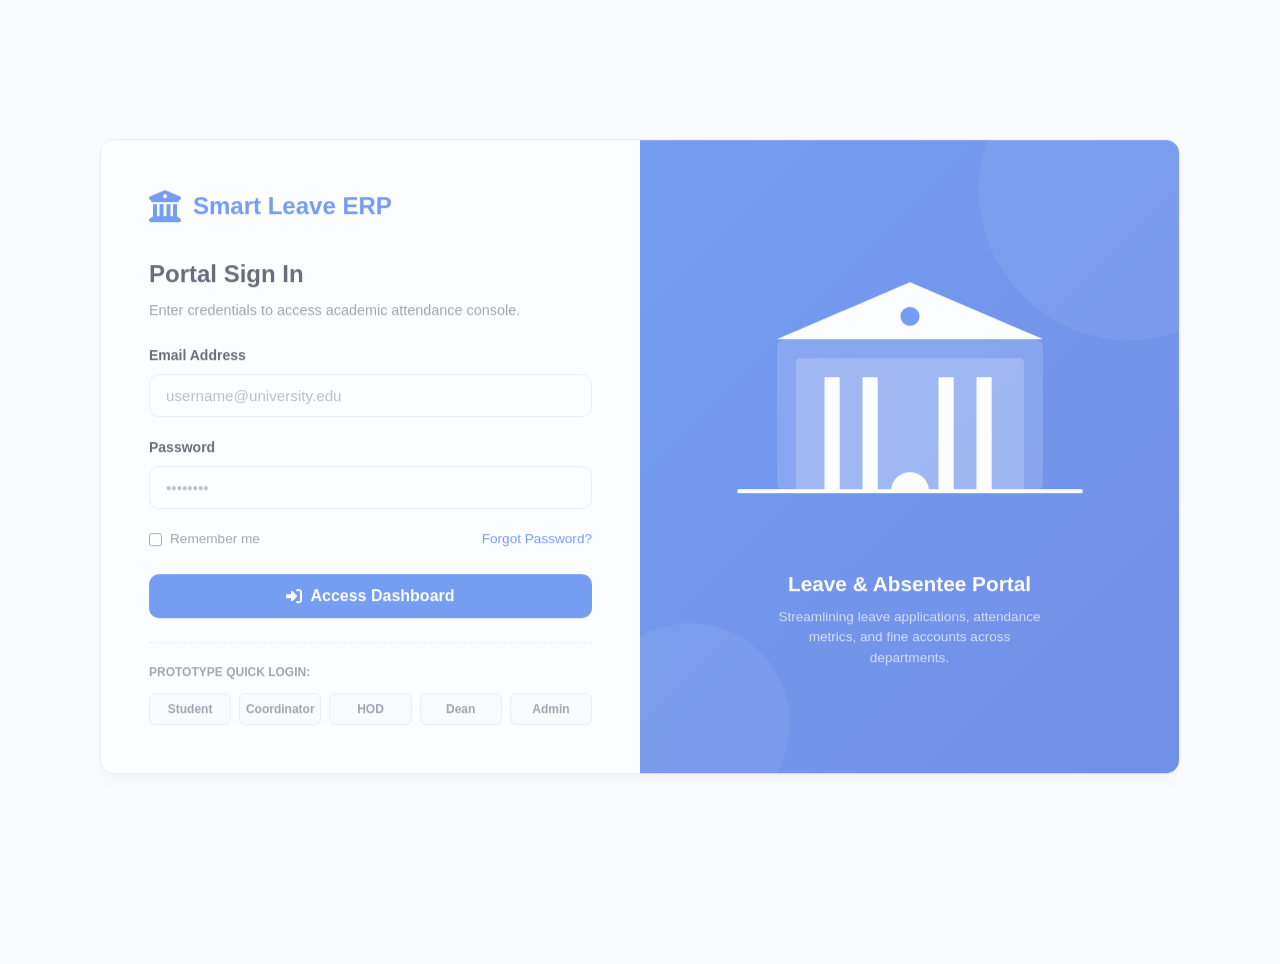
<file: index.html>
<!DOCTYPE html>
<html lang="en">
<head>
    <meta charset="UTF-8">
    <meta name="viewport" content="width=device-width, initial-scale=1.0">
    <title>Smart Absentee Leave Monitoring & Reporting System</title>
    <!-- FontAwesome Icons -->
    <link rel="stylesheet" href="https://cdnjs.cloudflare.com/ajax/libs/font-awesome/6.4.0/css/all.min.css">
    <link rel="stylesheet" href="assets/css/style.css">
    <style>
        .splash-screen {
            display: flex;
            flex-direction: column;
            align-items: center;
            justify-content: center;
            height: 100vh;
            background-color: var(--background);
            text-align: center;
        }
        .spinner {
            width: 48px;
            height: 48px;
            border: 4px solid var(--border);
            border-top-color: var(--primary);
            border-radius: 50%;
            animation: spin 1s linear infinite;
            margin-bottom: 24px;
        }
        @keyframes spin {
            to { transform: rotate(360deg); }
        }
    </style>
</head>
<body>
    <div class="splash-screen anim-fade-in">
        <div class="spinner"></div>
        <h2 style="font-weight: 700; color: var(--text-primary); margin-bottom: 8px;">Smart Absentee Leave ERP</h2>
        <p style="color: var(--text-secondary); font-size: 0.95rem;">Checking session credentials...</p>
    </div>

    <!-- Core Scripts -->
    <script src="assets/js/app.js"></script>
    <script>
        // Redirect logic
        setTimeout(() => {
            const user = AuthManager.getCurrentUser();
            if (user) {
                window.location.href = `${user.role}-dashboard.html`;
            } else {
                window.location.href = "login.html";
            }
        }, 800);
    </script>
</body>
</html>
</file>
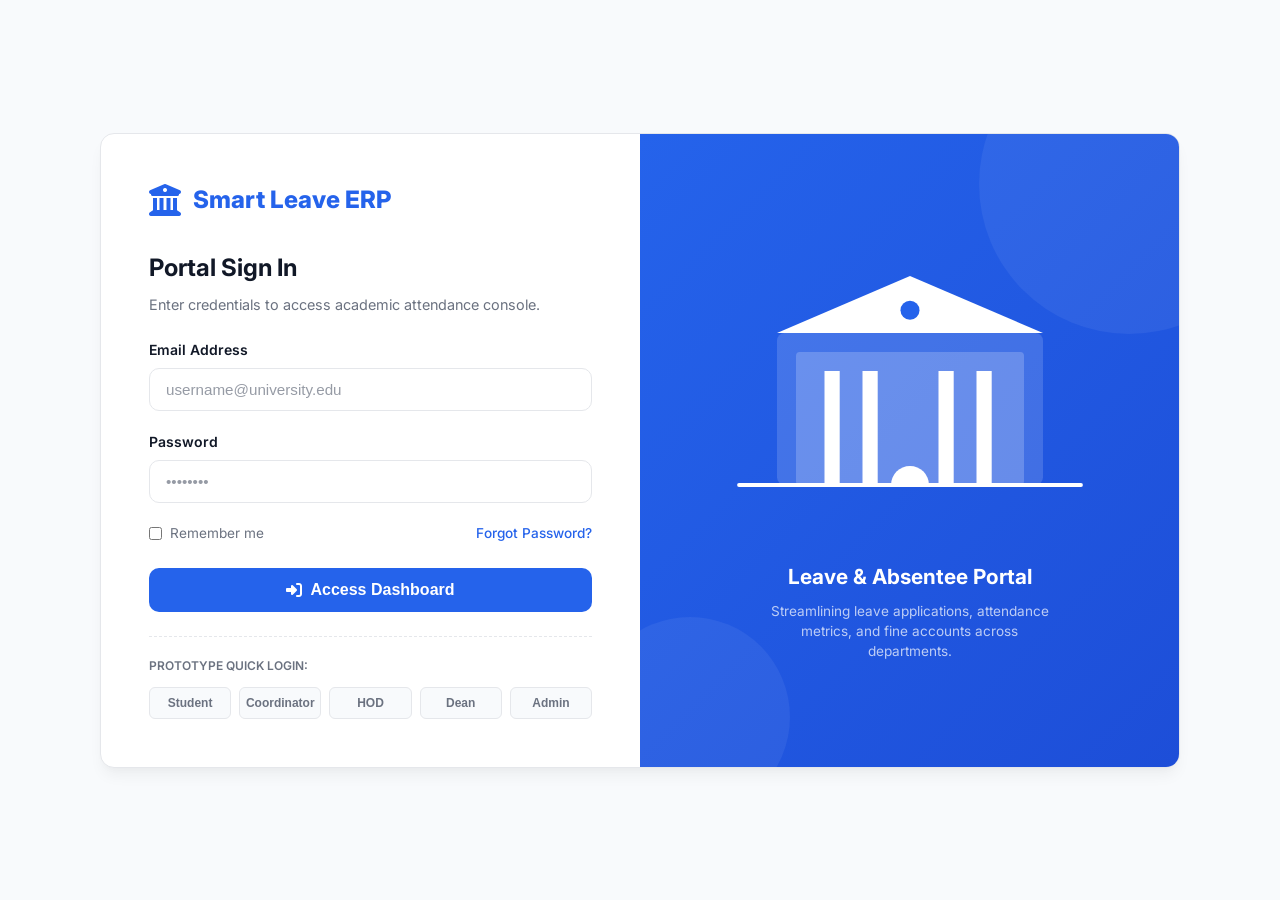
<file: absentee-register.html>
<!DOCTYPE html>
<html lang="en">
<head>
    <meta charset="UTF-8">
    <meta name="viewport" content="width=device-width, initial-scale=1.0">
    <title>Absentee Register - Smart Absentee Leave ERP</title>
    <!-- CSS & Typography -->
    <link rel="stylesheet" href="https://cdnjs.cloudflare.com/ajax/libs/font-awesome/6.4.0/css/all.min.css">
    <link rel="stylesheet" href="assets/css/style.css">
    <link rel="stylesheet" href="assets/css/responsive.css">
</head>
<body>

    <div class="app-container">
        <!-- Sidebar placeholder -->
        <aside class="sidebar" id="sidebar"></aside>
        
        <main class="main-content" id="main-layout-frame">
            <!-- Navbar placeholder -->
            <header class="navbar" id="navbar"></header>
            
            <div class="content-body anim-slide-up">
                
                <!-- Absentee Register Console -->
                <div class="table-container">
                    <div class="table-header-toolbar">
                        <div class="table-filters" style="flex-grow: 1;">
                            <!-- Search Bar -->
                            <div class="table-search-bar" style="max-width:260px;">
                                <i class="fas fa-search"></i>
                                <input type="text" id="absentee-table-search" placeholder="Search absentee logs...">
                            </div>

                            <!-- Department Filter -->
                            <select id="filter-dept" class="form-control select-dropdown" style="max-width:180px; padding:10px 16px;">
                                <option value="ALL">All Departments</option>
                                <option value="Computer Science & Engineering">Computer Science</option>
                                <option value="Electronics & Communication">Electronics</option>
                                <option value="Mechanical Engineering">Mechanical</option>
                                <option value="Electrical Engineering">Electrical</option>
                            </select>

                            <!-- Date Filter -->
                            <input type="date" id="filter-date" class="form-control" style="max-width:160px; padding:10px 16px;">
                        </div>
                        
                        <!-- Export Button -->
                        <div>
                            <button id="export-btn" class="btn btn-secondary">
                                <i class="fas fa-download"></i> Export Report
                            </button>
                        </div>
                    </div>

                    <div class="table-wrapper">
                        <table class="data-table" id="absentee-table">
                            <thead>
                                <tr>
                                    <th class="sortable" data-col="date">Date <i class="fas fa-sort"></i></th>
                                    <th class="sortable" data-col="studentName">Student Details <i class="fas fa-sort"></i></th>
                                    <th class="sortable" data-col="department">Department <i class="fas fa-sort"></i></th>
                                    <th>Missed Lectures</th>
                                    <th class="sortable" data-col="status">Status <i class="fas fa-sort"></i></th>
                                    <th>Supervised By</th>
                                    <th>Actions</th>
                                </tr>
                            </thead>
                            <tbody>
                                <!-- Loaded dynamically via app.js -->
                            </tbody>
                        </table>
                    </div>

                    <div class="pagination">
                        <div class="pagination-info" id="absentee-table-pagination-info">Showing 0 to 0 of 0 entries</div>
                        <div class="pagination-controls" id="absentee-table-pagination-controls">
                            <!-- pagination controls -->
                        </div>
                    </div>
                </div>

            </div>
        </main>
    </div>

    <!-- Fine Issuance Dialog Modal -->
    <div class="modal" id="issue-fine-modal">
        <div class="modal-backdrop"></div>
        <div class="modal-content">
            <div class="modal-header">
                <span class="modal-title">Register Unexcused Fine Penalty</span>
                <button class="modal-close"><i class="fas fa-times"></i></button>
            </div>
            <form id="issue-fine-form">
                <div class="modal-body">
                    <input type="hidden" id="fine-student-id">
                    <input type="hidden" id="fine-student-name">
                    <input type="hidden" id="fine-student-dept">
                    
                    <div class="form-group">
                        <label class="form-label">Student Target</label>
                        <p id="fine-target-label" style="font-weight:600; font-size:1rem;"></p>
                    </div>

                    <div class="form-row">
                        <div class="form-group">
                            <label class="form-label" for="fine-amount">Fine Amount (₹)</label>
                            <input type="number" id="fine-amount" class="form-control" value="250" required>
                        </div>
                        <div></div>
                    </div>

                    <div class="form-group">
                        <label class="form-label" for="fine-reason">Infraction Reason</label>
                        <textarea id="fine-reason" class="form-control" rows="3" required>Consecutive 3 days absence without prior leave submission.</textarea>
                    </div>
                </div>
                <div class="modal-footer">
                    <button type="button" class="btn btn-outline modal-close">Cancel</button>
                    <button type="submit" class="btn btn-danger">Issue Invoice Fine</button>
                </div>
            </form>
        </div>
    </div>

    <!-- Toast Container -->
    <div class="toast-container"></div>

    <!-- Scripts Container -->
    <script src="assets/js/app.js"></script>
    <script src="assets/js/ui.js"></script>
    <script>
        document.addEventListener("DOMContentLoaded", () => {
            const user = AuthManager.getCurrentUser();
            if (!user) return;

            // Set default date filter to today
            const filterDate = document.getElementById("filter-date");
            filterDate.value = "2026-07-01"; // matches our mock database date

            const list = DataService.getAbsentees();

            // Initialize Table Helper
            TableHelper.init("absentee-table", list, ["Date", "Student", "Department", "Lectures", "Status", "By", "Actions"], {
                limit: 5,
                sortBy: "date",
                sortOrder: "desc",
                renderRow: (row) => {
                    const tr = document.createElement("tr");
                    let badgeClass = "badge-danger";
                    if (row.status === "Present") badgeClass = "badge-success";
                    if (row.status === "Leave Applied") badgeClass = "badge-warning";
                    if (row.status === "Excused") badgeClass = "badge-success";
                    if (row.status === "Fine Issued") badgeClass = "badge-danger";

                    const isStudent = user.role === "student";

                    tr.innerHTML = `
                        <td>${row.date}</td>
                        <td>
                            <div style="font-weight:600;">${row.studentName}</div>
                            <small style="color:var(--text-secondary);">${row.studentId}</small>
                        </td>
                        <td>${row.department}</td>
                        <td>
                            ${row.lecturesMissed.length > 0 
                                ? row.lecturesMissed.map(l => `<span style="font-size:0.75rem; border:1px solid var(--border); padding:2px 6px; border-radius:4px; margin-right:4px; display:inline-block; margin-bottom:4px;">${l}</span>`).join("")
                                : `<span style="color:var(--text-secondary); font-size:0.8rem;">None (Checked Present)</span>`
                            }
                        </td>
                        <td><span class="badge ${badgeClass}">${row.status}</span></td>
                        <td><small>${row.markedBy}</small></td>
                        <td>
                            ${(!isStudent && row.status === "Unexcused") 
                                ? `<div class="d-flex gap-8">
                                    <button class="btn btn-outline" style="padding:6px 12px; font-size:0.75rem; color:var(--secondary); border-color:var(--secondary-light);" onclick="excuseAbsence('${row.studentId}', '${row.date}')">
                                        <i class="fas fa-check"></i> Excuse
                                    </button>
                                    <button class="btn btn-danger" style="padding:6px 12px; font-size:0.75rem;" onclick="openFineModal('${row.studentId}', '${row.studentName}', '${row.department}')">
                                        <i class="fas fa-gavel"></i> Fine
                                    </button>
                                   </div>`
                                : `<span style="font-size:0.8rem; color:var(--text-secondary)">No action needed</span>`
                            }
                        </td>
                    `;
                    return tr;
                }
            });

            // Filter triggers
            const filterDept = document.getElementById("filter-dept");

            const applyCustomFilters = () => {
                const deptVal = filterDept.value;
                const dateVal = filterDate.value;

                let filtered = [...list];
                if (deptVal !== "ALL") {
                    filtered = filtered.filter(a => a.department === deptVal);
                }
                if (dateVal) {
                    filtered = filtered.filter(a => a.date === dateVal);
                }

                TableHelper.tables["absentee-table"].data = filtered;
                TableHelper.applyFilters("absentee-table");
            };

            filterDept.addEventListener("change", applyCustomFilters);
            filterDate.addEventListener("change", applyCustomFilters);

            // Trigger initial filters
            applyCustomFilters();

            // Export handler
            document.getElementById("export-btn").onclick = () => {
                Toast.success("Export Successful", "Absentee roster spreadsheet downloaded (mock download).");
            };

            // Excuse action
            window.excuseAbsence = (studentId, date) => {
                const success = DataService.updateAbsenteeStatus(studentId, date, "Excused");
                if (success) {
                    Toast.success("Status Updated", "Absence marked as Excused.");
                    applyCustomFilters();
                }
            };

            // Fine trigger modal
            window.openFineModal = (id, name, dept) => {
                document.getElementById("fine-student-id").value = id;
                document.getElementById("fine-student-name").value = name;
                document.getElementById("fine-student-dept").value = dept;
                document.getElementById("fine-target-label").innerText = `${name} (${id})`;
                ModalController.show("issue-fine-modal");
            };

            // Fine Submit Form
            document.getElementById("issue-fine-form").onsubmit = (e) => {
                e.preventDefault();
                const id = document.getElementById("fine-student-id").value;
                const name = document.getElementById("fine-student-name").value;
                const dept = document.getElementById("fine-student-dept").value;
                const amount = parseInt(document.getElementById("fine-amount").value);
                const reason = document.getElementById("fine-reason").value;

                // Issue fine
                DataService.addFine({
                    studentId: id,
                    studentName: name,
                    department: dept,
                    amount,
                    reason
                });

                // Update absentee register entry
                DataService.updateAbsenteeStatus(id, "2026-07-01", "Fine Issued");

                ModalController.hide("issue-fine-modal");
                Toast.success("Fine Penalty Issued", `₹${amount} penalty registered under ${name}.`);
                applyCustomFilters();
            };
        });
    </script>
</body>
</html>
</file>
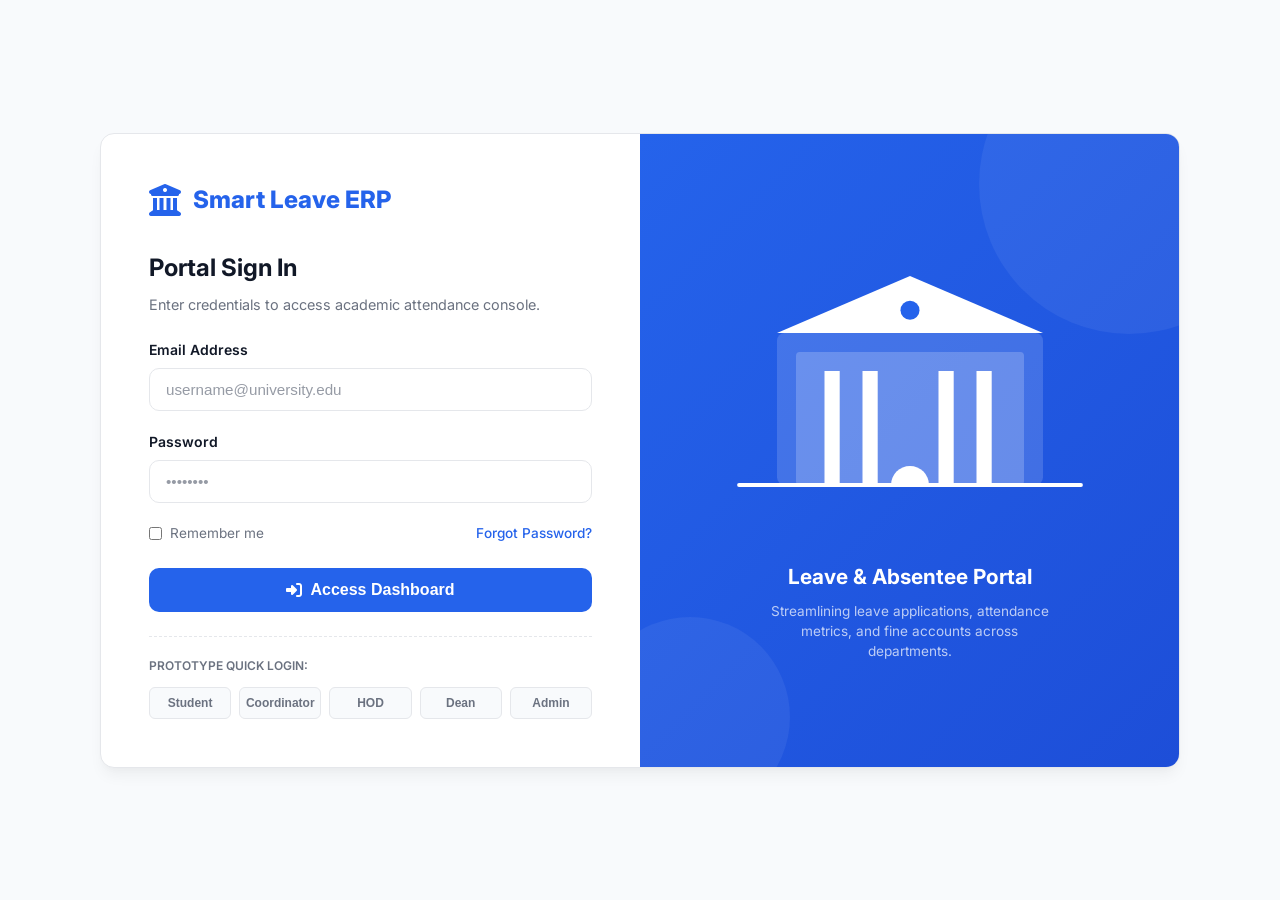
<file: fine-management.html>
<!DOCTYPE html>
<html lang="en">
<head>
    <meta charset="UTF-8">
    <meta name="viewport" content="width=device-width, initial-scale=1.0">
    <title>Fine Management - Smart Absentee Leave ERP</title>
    <!-- CSS & Typography -->
    <link rel="stylesheet" href="https://cdnjs.cloudflare.com/ajax/libs/font-awesome/6.4.0/css/all.min.css">
    <link rel="stylesheet" href="assets/css/style.css">
    <link rel="stylesheet" href="assets/css/responsive.css">
</head>
<body>

    <div class="app-container">
        <!-- Sidebar placeholder -->
        <aside class="sidebar" id="sidebar"></aside>
        
        <main class="main-content" id="main-layout-frame">
            <!-- Navbar placeholder -->
            <header class="navbar" id="navbar"></header>
            
            <div class="content-body anim-slide-up">
                
                <!-- Fine Summary Cards Grid -->
                <div class="grid-cols-3 gap-24 mb-24">
                    <div class="card stat-card">
                        <div class="stat-info">
                            <span class="stat-label">TOTAL PENDING FINES</span>
                            <span class="stat-value" id="fines-pending-sum">₹0</span>
                            <small style="color:var(--danger)">Unpaid penalties</small>
                        </div>
                        <div class="stat-icon danger"><i class="fas fa-hand-holding-usd"></i></div>
                    </div>
                    
                    <div class="card stat-card">
                        <div class="stat-info">
                            <span class="stat-label">TOTAL PAID FINES</span>
                            <span class="stat-value" id="fines-paid-sum">₹0</span>
                            <small style="color:var(--secondary)">Collected revenue</small>
                        </div>
                        <div class="stat-icon secondary"><i class="fas fa-piggy-bank"></i></div>
                    </div>

                    <div class="card stat-card">
                        <div class="stat-info">
                            <span class="stat-label">TOTAL ASSESSED FINES</span>
                            <span class="stat-value" id="fines-total-sum">₹0</span>
                            <small style="color:var(--text-secondary)">Cumulative balance</small>
                        </div>
                        <div class="stat-icon primary"><i class="fas fa-balance-scale"></i></div>
                    </div>
                </div>

                <!-- Fine Table Ledger -->
                <div class="table-container">
                    <div class="table-header-toolbar">
                        <div class="table-filters" style="flex-grow: 1;">
                            <!-- Search Bar -->
                            <div class="table-search-bar" style="max-width:280px;">
                                <i class="fas fa-search"></i>
                                <input type="text" id="fines-table-search" placeholder="Search fine invoices...">
                            </div>

                            <!-- Status Filter -->
                            <select id="filter-fine-status" class="form-control select-dropdown" style="max-width:180px; padding: 10px 16px;">
                                <option value="ALL">All Invoices</option>
                                <option value="Pending">Pending</option>
                                <option value="Paid">Paid</option>
                            </select>
                        </div>
                    </div>

                    <div class="table-wrapper">
                        <table class="data-table" id="fines-table">
                            <thead>
                                <tr>
                                    <th class="sortable" data-col="id">Invoice ID <i class="fas fa-sort"></i></th>
                                    <th class="sortable" data-col="studentName">Student Details <i class="fas fa-sort"></i></th>
                                    <th class="sortable" data-col="amount">Amount <i class="fas fa-sort"></i></th>
                                    <th class="sortable" data-col="date">Date Issued <i class="fas fa-sort"></i></th>
                                    <th>Reason Description</th>
                                    <th class="sortable" data-col="status">Status <i class="fas fa-sort"></i></th>
                                    <th>Receipt Ref</th>
                                    <th>Actions</th>
                                </tr>
                            </thead>
                            <tbody>
                                <!-- Loaded dynamically via app.js -->
                            </tbody>
                        </table>
                    </div>

                    <div class="pagination">
                        <div class="pagination-info" id="fines-table-pagination-info">Showing 0 to 0 of 0 entries</div>
                        <div class="pagination-controls" id="fines-table-pagination-controls">
                            <!-- pagination controls -->
                        </div>
                    </div>
                </div>

            </div>
        </main>
    </div>

    <!-- Fine Payment Simulator Dialog Modal -->
    <div class="modal" id="pay-fine-modal">
        <div class="modal-backdrop"></div>
        <div class="modal-content">
            <div class="modal-header">
                <span class="modal-title">Complete Fine Payment</span>
                <button class="modal-close"><i class="fas fa-times"></i></button>
            </div>
            <form id="pay-fine-form">
                <div class="modal-body">
                    <input type="hidden" id="payment-fine-id">
                    
                    <div style="background-color: var(--primary-light); color: var(--primary); padding: 16px; border-radius: var(--radius-md); margin-bottom: 20px; font-weight: 600; text-align: center;">
                        Amount to Pay: <span id="payment-amount-label" style="font-size: 1.25rem;">₹0</span>
                    </div>

                    <div class="form-group">
                        <label class="form-label" for="card-num">Card Number</label>
                        <input type="text" id="card-num" class="form-control" placeholder="4111 2222 3333 4444" required>
                    </div>

                    <div class="form-row">
                        <div class="form-group">
                            <label class="form-label" for="card-expiry">Expiry Date</label>
                            <input type="text" id="card-expiry" class="form-control" placeholder="MM/YY" required>
                        </div>
                        <div class="form-group">
                            <label class="form-label" for="card-cvv">CVV</label>
                            <input type="password" id="card-cvv" class="form-control" placeholder="•••" required>
                        </div>
                    </div>
                </div>
                <div class="modal-footer">
                    <button type="button" class="btn btn-outline modal-close">Cancel</button>
                    <button type="submit" class="btn btn-secondary">Confirm payment simulation</button>
                </div>
            </form>
        </div>
    </div>

    <!-- Toast Container -->
    <div class="toast-container"></div>

    <!-- Scripts Container -->
    <script src="assets/js/app.js"></script>
    <script src="assets/js/ui.js"></script>
    <script>
        document.addEventListener("DOMContentLoaded", () => {
            const user = AuthManager.getCurrentUser();
            if (!user) return;

            // Fetch Fine data scope based on role permissions
            const allFines = DataService.getFines();
            let fines = [];

            const renderKPIs = () => {
                const activeList = (user.role === "student") 
                    ? DataService.getFines().filter(f => f.studentId === user.id)
                    : DataService.getFines();

                const pendingSum = activeList.filter(f => f.status === "Pending").reduce((s, f) => s + f.amount, 0);
                const paidSum = activeList.filter(f => f.status === "Paid").reduce((s, f) => s + f.amount, 0);
                
                document.getElementById("fines-pending-sum").innerText = `₹${pendingSum}`;
                document.getElementById("fines-paid-sum").innerText = `₹${paidSum}`;
                document.getElementById("fines-total-sum").innerText = `₹${pendingSum + paidSum}`;
            };

            const loadTableScope = () => {
                if (user.role === "student") {
                    fines = DataService.getFines().filter(f => f.studentId === user.id);
                } else if (user.role === "coordinator" || user.role === "hod") {
                    fines = DataService.getFines().filter(f => f.department === user.department);
                } else {
                    fines = DataService.getFines();
                }
            };

            loadTableScope();
            renderKPIs();

            // Initialize Table Helper
            TableHelper.init("fines-table", fines, ["ID", "Student", "Amount", "Issued", "Reason", "Status", "Receipt", "Actions"], {
                limit: 5,
                sortBy: "date",
                sortOrder: "desc",
                renderRow: (row) => {
                    const tr = document.createElement("tr");
                    const isPending = row.status === "Pending";
                    const isStudent = user.role === "student";

                    tr.innerHTML = `
                        <td style="font-weight:600; color:var(--text-secondary);">${row.id}</td>
                        <td>
                            <div style="font-weight:600;">${row.studentName}</div>
                            <small style="color:var(--text-secondary);">${row.studentId}</small>
                        </td>
                        <td style="font-weight:600; color: ${isPending ? 'var(--danger)' : 'inherit'}">₹${row.amount}</td>
                        <td>${row.date}</td>
                        <td><small>${row.reason}</small></td>
                        <td><span class="badge ${isPending ? 'badge-danger' : 'badge-success'}">${row.status}</span></td>
                        <td><small style="font-family:monospace; color:var(--text-secondary);">${row.transactionId || 'N/A'}</small></td>
                        <td>
                            ${(isStudent && isPending)
                                ? `<button class="btn btn-secondary p-8" style="padding: 6px 12px; font-size:0.8rem;" onclick="openPaymentModal('${row.id}', ${row.amount})">
                                    <i class="fas fa-wallet"></i> Pay Fine
                                   </button>`
                                : `<span style="font-size:0.8rem; color:var(--text-secondary)">No action required</span>`
                            }
                        </td>
                    `;
                    return tr;
                }
            });

            // Filter triggers
            const statusFilter = document.getElementById("filter-fine-status");
            statusFilter.addEventListener("change", (e) => {
                const val = e.target.value;
                let filtered = [...fines];
                if (val !== "ALL") {
                    filtered = filtered.filter(f => f.status === val);
                }
                TableHelper.tables["fines-table"].data = filtered;
                TableHelper.applyFilters("fines-table");
            });

            // Trigger payment modal
            window.openPaymentModal = (id, amount) => {
                document.getElementById("payment-fine-id").value = id;
                document.getElementById("payment-amount-label").innerText = `₹${amount}`;
                
                // Clear fields
                document.getElementById("card-num").value = "";
                document.getElementById("card-expiry").value = "";
                document.getElementById("card-cvv").value = "";

                ModalController.show("pay-fine-modal");
            };

            // Payment Form submit
            document.getElementById("pay-fine-form").onsubmit = (e) => {
                e.preventDefault();
                const fineId = document.getElementById("payment-fine-id").value;
                
                // Pay fine
                const fine = DataService.payFine(fineId);
                ModalController.hide("pay-fine-modal");
                
                if (fine) {
                    Toast.success("Payment Successful", `Penalized balance cleared. Receipt ID: ${fine.transactionId}`);
                    
                    // Reload table scope and KPIs
                    loadTableScope();
                    renderKPIs();
                    
                    // Re-apply filters
                    TableHelper.tables["fines-table"].data = fines;
                    TableHelper.applyFilters("fines-table");
                }
            };
        });
    </script>
</body>
</html>
</file>
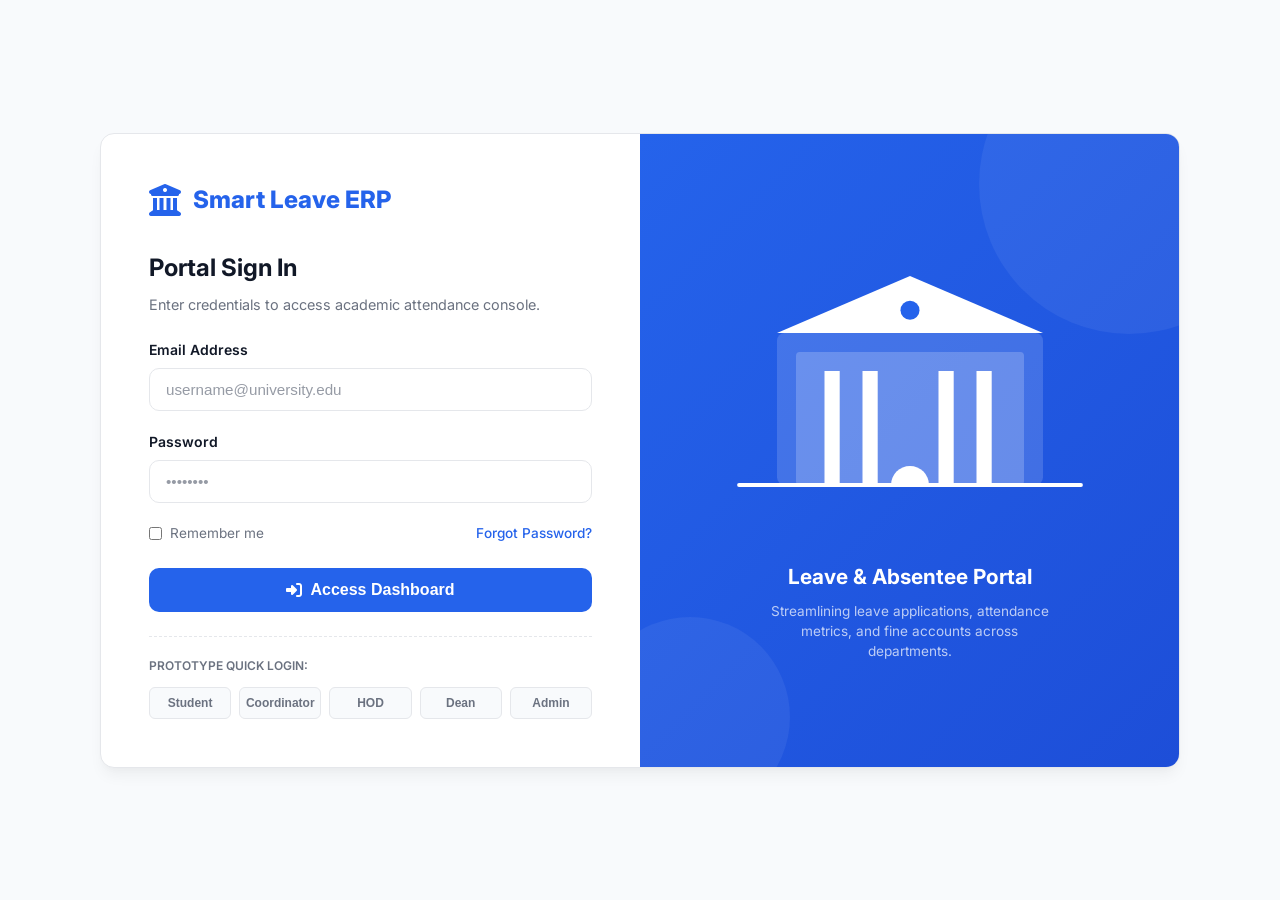
<file: leave-application.html>
<!DOCTYPE html>
<html lang="en">
<head>
    <meta charset="UTF-8">
    <meta name="viewport" content="width=device-width, initial-scale=1.0">
    <title>Leave Application - Smart Absentee Leave ERP</title>
    <!-- CSS & Typography -->
    <link rel="stylesheet" href="https://cdnjs.cloudflare.com/ajax/libs/font-awesome/6.4.0/css/all.min.css">
    <link rel="stylesheet" href="assets/css/style.css">
    <link rel="stylesheet" href="assets/css/responsive.css">
    <style>
        .file-upload-wrapper {
            border: 2px dashed var(--border);
            border-radius: var(--radius-md);
            padding: 24px;
            text-align: center;
            background-color: var(--background);
            cursor: pointer;
            transition: var(--transition);
            position: relative;
        }
        
        .file-upload-wrapper:hover {
            border-color: var(--primary);
            background-color: var(--primary-light);
        }
        
        .file-upload-wrapper input[type="file"] {
            position: absolute;
            top: 0;
            left: 0;
            width: 100%;
            height: 100%;
            opacity: 0;
            cursor: pointer;
        }

        .upload-icon {
            font-size: 2.5rem;
            color: var(--text-secondary);
            margin-bottom: 12px;
            transition: var(--transition);
        }

        .file-upload-wrapper:hover .upload-icon {
            color: var(--primary);
            transform: translateY(-2px);
        }
    </style>
</head>
<body>

    <div class="app-container">
        <!-- Sidebar placeholder -->
        <aside class="sidebar" id="sidebar"></aside>
        
        <main class="main-content" id="main-layout-frame">
            <!-- Navbar placeholder -->
            <header class="navbar" id="navbar"></header>
            
            <div class="content-body anim-slide-up">
                
                <div class="card" style="max-width: 800px; margin: 0 auto;">
                    <div class="card-header">
                        <span class="card-title">New Leave Request Application</span>
                        <span class="badge badge-info">Approval Portal</span>
                    </div>
                    
                    <form id="leave-application-form">
                        <div class="form-row">
                            <!-- Leave Type -->
                            <div class="form-group">
                                <label class="form-label" for="leave-type">Leave Category Type</label>
                                <select id="leave-type" class="form-control select-dropdown" required>
                                    <option value="" disabled selected>Select leave type...</option>
                                    <option value="Medical Leave">Medical Leave</option>
                                    <option value="Casual Leave">Casual Leave</option>
                                    <option value="Academic Leave">Academic Leave</option>
                                </select>
                            </div>
                            
                            <!-- Dummy Column for balancing layout -->
                            <div></div>
                        </div>

                        <div class="form-row">
                            <!-- From Date -->
                            <div class="form-group">
                                <label class="form-label" for="start-date">From Date</label>
                                <input type="date" id="start-date" class="form-control" required>
                            </div>
                            
                            <!-- To Date -->
                            <div class="form-group">
                                <label class="form-label" for="end-date">To Date</label>
                                <input type="date" id="end-date" class="form-control" required>
                            </div>
                        </div>

                        <!-- Reason -->
                        <div class="form-group">
                            <label class="form-label" for="reason">Detailed Explanation Reason</label>
                            <textarea id="reason" class="form-control" rows="5" placeholder="Specify details regarding your absence request (e.g. clinic name, evaluation dates, event info)..." required></textarea>
                        </div>

                        <!-- Attachment -->
                        <div class="form-group">
                            <label class="form-label">Supporting Evidence / Attachment Upload (PDF, JPEG, PNG)</label>
                            <div class="file-upload-wrapper">
                                <i class="fas fa-cloud-upload-alt upload-icon"></i>
                                <div style="font-weight:600; font-size:0.95rem; margin-bottom:4px;" id="file-upload-title">Choose file or drag here</div>
                                <div style="color:var(--text-secondary); font-size:0.75rem;">Supports medical certs, SIH invitation letters, event tickets (Max 2MB)</div>
                                <input type="file" id="attachment-file" accept=".pdf,image/*">
                            </div>
                        </div>

                        <!-- Actions -->
                        <div class="d-flex justify-between align-center mt-32 pt-24" style="border-top: 1px solid var(--border);">
                            <button type="reset" id="reset-form-btn" class="btn btn-outline">
                                <i class="fas fa-undo"></i> Reset Form
                            </button>
                            
                            <button type="submit" class="btn btn-primary">
                                <i class="fas fa-paper-plane"></i> Submit Application
                            </button>
                        </div>
                    </form>
                </div>

            </div>
        </main>
    </div>

    <!-- Toast Container -->
    <div class="toast-container"></div>

    <!-- Scripts Container -->
    <script src="assets/js/app.js"></script>
    <script src="assets/js/ui.js"></script>
    <script>
        document.addEventListener("DOMContentLoaded", () => {
            const user = AuthManager.getCurrentUser();
            if (!user) return;

            // Handle date validations: Start date must be today or future; End date >= Start date
            const today = new Date().toISOString().split("T")[0];
            document.getElementById("start-date").min = today;
            document.getElementById("end-date").min = today;

            document.getElementById("start-date").addEventListener("change", (e) => {
                document.getElementById("end-date").min = e.target.value;
            });

            // Display selected file name
            const fileInput = document.getElementById("attachment-file");
            const fileTitle = document.getElementById("file-upload-title");
            fileInput.addEventListener("change", (e) => {
                if (fileInput.files.length > 0) {
                    fileTitle.innerHTML = `<span style="color:var(--primary)"><i class="fas fa-file-alt"></i> ${fileInput.files[0].name}</span>`;
                } else {
                    fileTitle.innerText = "Choose file or drag here";
                }
            });

            // Reset form handler
            document.getElementById("reset-form-btn").onclick = () => {
                fileTitle.innerText = "Choose file or drag here";
                Toast.info("Form Reseted", "Fields cleared successfully.");
            };

            // Form Submit Logic
            document.getElementById("leave-application-form").onsubmit = (e) => {
                e.preventDefault();

                const type = document.getElementById("leave-type").value;
                const startDate = document.getElementById("start-date").value;
                const endDate = document.getElementById("end-date").value;
                const reason = document.getElementById("reason").value;
                const file = fileInput.files[0] ? fileInput.files[0].name : "";

                // Calculate duration
                const d1 = new Date(startDate);
                const d2 = new Date(endDate);
                const diffTime = Math.abs(d2 - d1);
                const duration = Math.ceil(diffTime / (1000 * 60 * 60 * 24)) + 1;

                if (user.leaveBalance < duration && user.role === "student") {
                    Toast.error("Insufficient Leave Balance", `You only have ${user.leaveBalance} days remaining but requested ${duration} days.`);
                    return;
                }

                // Save application
                DataService.saveLeave({
                    studentName: user.name,
                    studentId: user.id,
                    department: user.department,
                    type,
                    startDate,
                    endDate,
                    duration,
                    reason,
                    attachment: file
                });

                // Update user leave balance
                if (user.role === "student") {
                    user.leaveBalance -= duration;
                    const users = JSON.parse(localStorage.getItem("absentee_system_users"));
                    const uIdx = users.findIndex(u => u.id === user.id);
                    users[uIdx].leaveBalance = user.leaveBalance;
                    localStorage.setItem("absentee_system_users", JSON.stringify(users));
                    localStorage.setItem("absentee_system_current_user", JSON.stringify(users[uIdx]));
                }

                Toast.success("Application Submitted", "Your request was delivered to your department coordinator.");
                
                // Redirect after brief delay
                setTimeout(() => {
                    window.location.href = "leave-history.html";
                }, 1500);
            };
        });
    </script>
</body>
</html>
</file>
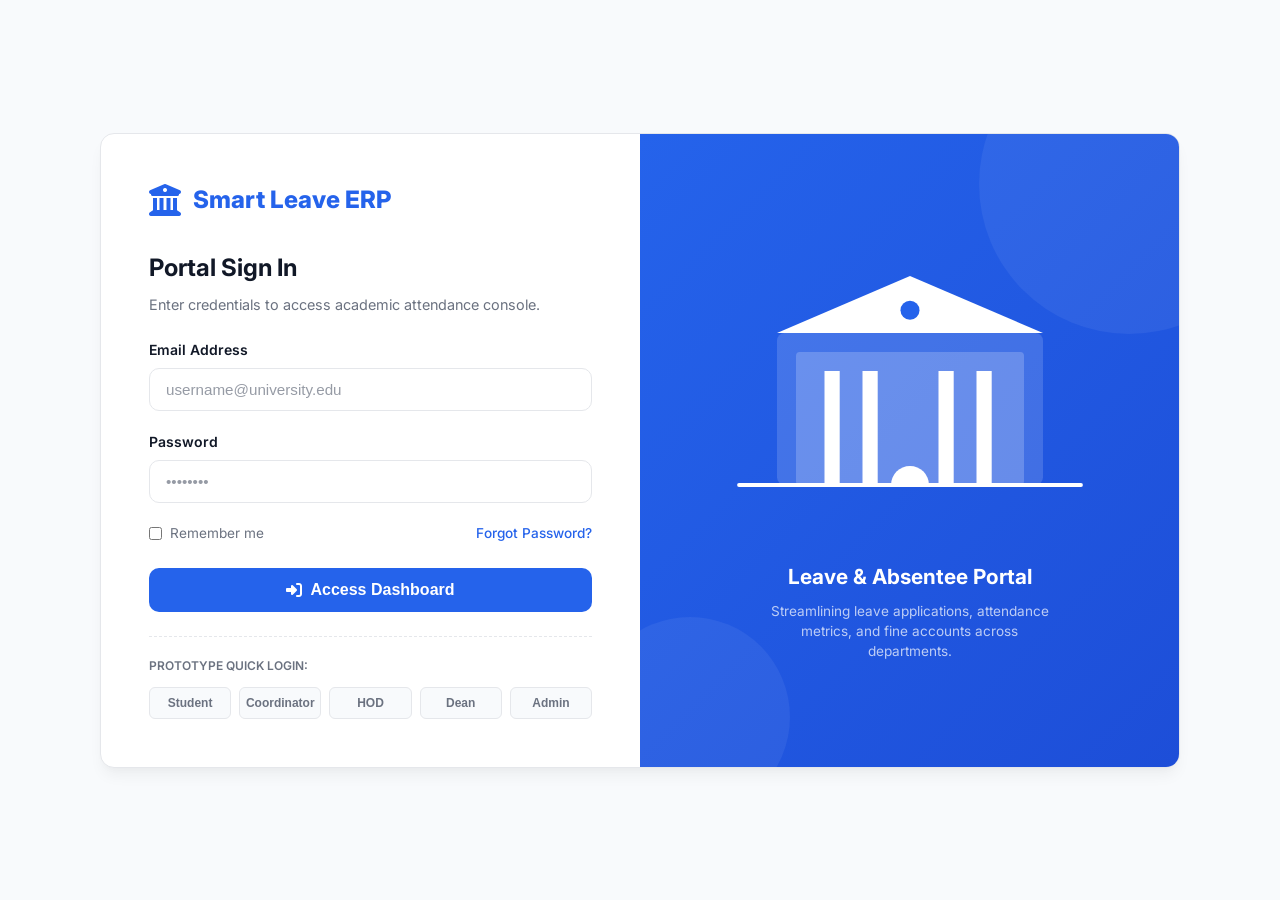
<file: leave-history.html>
<!DOCTYPE html>
<html lang="en">
<head>
    <meta charset="UTF-8">
    <meta name="viewport" content="width=device-width, initial-scale=1.0">
    <title>Leave History - Smart Absentee Leave ERP</title>
    <!-- CSS & Typography -->
    <link rel="stylesheet" href="https://cdnjs.cloudflare.com/ajax/libs/font-awesome/6.4.0/css/all.min.css">
    <link rel="stylesheet" href="assets/css/style.css">
    <link rel="stylesheet" href="assets/css/responsive.css">
</head>
<body>

    <div class="app-container">
        <!-- Sidebar placeholder -->
        <aside class="sidebar" id="sidebar"></aside>
        
        <main class="main-content" id="main-layout-frame">
            <!-- Navbar placeholder -->
            <header class="navbar" id="navbar"></header>
            
            <div class="content-body anim-slide-up">
                
                <!-- History Table Container -->
                <div class="table-container">
                    <div class="table-header-toolbar">
                        <div class="table-filters" style="flex-grow: 1;">
                            <!-- Search Bar -->
                            <div class="table-search-bar" style="max-width:280px;">
                                <i class="fas fa-search"></i>
                                <input type="text" id="leaves-history-table-search" placeholder="Search leave files...">
                            </div>
                            
                            <!-- Category Filter -->
                            <select id="filter-type" class="form-control select-dropdown" style="max-width:180px; padding: 10px 16px;">
                                <option value="ALL">All Categories</option>
                                <option value="Medical Leave">Medical Leave</option>
                                <option value="Casual Leave">Casual Leave</option>
                                <option value="Academic Leave">Academic Leave</option>
                            </select>

                            <!-- Status Filter -->
                            <select id="filter-status" class="form-control select-dropdown" style="max-width:180px; padding: 10px 16px;">
                                <option value="ALL">All Statuses</option>
                                <option value="Pending">Pending</option>
                                <option value="Approved">Approved</option>
                                <option value="Rejected">Rejected</option>
                            </select>
                        </div>
                        
                        <div>
                            <span class="badge badge-info" id="history-scope-badge">Current Session logs</span>
                        </div>
                    </div>

                    <div class="table-wrapper">
                        <table class="data-table" id="leaves-history-table">
                            <thead>
                                <tr>
                                    <th class="sortable" data-col="id">Leave ID <i class="fas fa-sort"></i></th>
                                    <th class="sortable" data-col="studentName">Student <i class="fas fa-sort"></i></th>
                                    <th class="sortable" data-col="type">Leave Type <i class="fas fa-sort"></i></th>
                                    <th class="sortable" data-col="startDate">Date Range <i class="fas fa-sort"></i></th>
                                    <th class="sortable" data-col="duration">Duration <i class="fas fa-sort"></i></th>
                                    <th class="sortable" data-col="appliedDate">Applied Date <i class="fas fa-sort"></i></th>
                                    <th>Status</th>
                                    <th>Actions</th>
                                </tr>
                            </thead>
                            <tbody>
                                <!-- Loaded dynamically via JS -->
                            </tbody>
                        </table>
                    </div>

                    <div class="pagination">
                        <div class="pagination-info" id="leaves-history-table-pagination-info">Showing 0 to 0 of 0 entries</div>
                        <div class="pagination-controls" id="leaves-history-table-pagination-controls">
                            <!-- pagination controls -->
                        </div>
                    </div>
                </div>

            </div>
        </main>
    </div>

    <!-- Details Dialog Modal -->
    <div class="modal" id="leave-view-modal">
        <div class="modal-backdrop"></div>
        <div class="modal-content">
            <div class="modal-header">
                <span class="modal-title">Leave Log Details</span>
                <button class="modal-close"><i class="fas fa-times"></i></button>
            </div>
            <div class="modal-body" id="leave-modal-body">
                <!-- Loaded dynamically -->
            </div>
            <div class="modal-footer">
                <button class="btn btn-outline modal-close">Dismiss</button>
            </div>
        </div>
    </div>

    <!-- Scripts Container -->
    <script src="assets/js/app.js"></script>
    <script src="assets/js/ui.js"></script>
    <script>
        document.addEventListener("DOMContentLoaded", () => {
            const user = AuthManager.getCurrentUser();
            if (!user) return;

            // Fetch leaves based on role permissions
            const allLeaves = DataService.getLeaves();
            let leaves = [];
            const scopeEl = document.getElementById("history-scope-badge");

            if (user.role === "student") {
                leaves = allLeaves.filter(l => l.studentId === user.id);
                scopeEl.innerText = "Personal Logs Only";
            } else if (user.role === "coordinator" || user.role === "hod") {
                leaves = allLeaves.filter(l => l.department === user.department);
                scopeEl.innerText = `${user.department} Dept Logs`;
            } else {
                leaves = allLeaves;
                scopeEl.innerText = "University-wide Logs";
            }

            // Initialize Table Helper
            TableHelper.init("leaves-history-table", leaves, ["ID", "Student", "Type", "Range", "Duration", "Applied Date", "Status", "Actions"], {
                limit: 5,
                sortBy: "appliedDate",
                sortOrder: "desc",
                renderRow: (row) => {
                    const tr = document.createElement("tr");
                    let badgeClass = "badge-info";
                    if (row.status === "Approved") badgeClass = "badge-success";
                    if (row.status === "Rejected") badgeClass = "badge-danger";
                    if (row.status === "Pending") badgeClass = "badge-warning";

                    tr.innerHTML = `
                        <td style="font-weight:600; color:var(--primary);">${row.id}</td>
                        <td>
                            <div style="font-weight:600;">${row.studentName}</div>
                            <small style="color:var(--text-secondary);">${row.studentId}</small>
                        </td>
                        <td><span class="badge badge-info">${row.type}</span></td>
                        <td>${row.startDate} to ${row.endDate}</td>
                        <td>${row.duration} Day(s)</td>
                        <td>${row.appliedDate}</td>
                        <td><span class="badge ${badgeClass}">${row.status}</span></td>
                        <td>
                            <button class="btn btn-outline" style="padding: 6px 12px; font-size: 0.8rem;" onclick="viewFullDetail('${row.id}')">
                                <i class="fas fa-info-circle"></i> Details
                            </button>
                        </td>
                    `;
                    return tr;
                }
            });

            // Filtering Handler
            const filterType = document.getElementById("filter-type");
            const filterStatus = document.getElementById("filter-status");

            const applyCustomFilters = () => {
                const typeVal = filterType.value;
                const statusVal = filterStatus.value;
                
                let filtered = [...leaves];
                if (typeVal !== "ALL") {
                    filtered = filtered.filter(l => l.type === typeVal);
                }
                if (statusVal !== "ALL") {
                    filtered = filtered.filter(l => l.status === statusVal);
                }

                TableHelper.tables["leaves-history-table"].data = filtered;
                TableHelper.applyFilters("leaves-history-table");
            };

            filterType.addEventListener("change", applyCustomFilters);
            filterStatus.addEventListener("change", applyCustomFilters);

            // View detail handler
            window.viewFullDetail = (id) => {
                const item = allLeaves.find(l => l.id === id);
                if (item) {
                    let badgeClass = "badge-info";
                    if (item.status === "Approved") badgeClass = "badge-success";
                    if (item.status === "Rejected") badgeClass = "badge-danger";
                    if (item.status === "Pending") badgeClass = "badge-warning";

                    const details = document.getElementById("leave-modal-body");
                    details.innerHTML = `
                        <div style="display:grid; grid-template-columns: 1fr 1fr; gap: 16px; margin-bottom: 20px;">
                            <div><strong>Leave ID:</strong> <p>${item.id}</p></div>
                            <div><strong>Current Status:</strong> <p><span class="badge ${badgeClass}">${item.status}</span></p></div>
                            <div><strong>Applicant:</strong> <p>${item.studentName} (${item.studentId})</p></div>
                            <div><strong>Department:</strong> <p>${item.department}</p></div>
                            <div><strong>Category:</strong> <p>${item.type}</p></div>
                            <div><strong>Duration:</strong> <p>${item.duration} Day(s)</p></div>
                            <div><strong>Start Date:</strong> <p>${item.startDate}</p></div>
                            <div><strong>End Date:</strong> <p>${item.endDate}</p></div>
                            <div><strong>Date Applied:</strong> <p>${item.appliedDate}</p></div>
                            <div><strong>Sanction Handler:</strong> <p>${item.handler || 'Unassigned'}</p></div>
                        </div>
                        <div style="margin-bottom: 16px;">
                            <strong>Reason:</strong>
                            <p style="background:var(--background); padding:12px; border-radius:var(--radius-sm); border:1px solid var(--border); font-size:0.9rem; margin-top:6px;">${item.reason}</p>
                        </div>
                        ${item.remarks ? `
                            <div style="margin-bottom: 16px;">
                                <strong>Remarks:</strong>
                                <p style="background:var(--primary-light); color:var(--primary); padding:12px; border-radius:var(--radius-sm); border:1px solid var(--primary-light); font-size:0.9rem; margin-top:6px;">${item.remarks}</p>
                            </div>
                        ` : ''}
                        ${item.attachment ? `
                            <div>
                                <strong>Uploaded Attachment:</strong>
                                <p style="margin-top:6px;"><i class="fas fa-file-pdf" style="color:var(--danger); margin-right:8px;"></i> <a href="#" style="color:var(--primary); font-weight:500;">${item.attachment}</a></p>
                            </div>
                        ` : ''}
                    `;
                    ModalController.show("leave-view-modal");
                }
            };
        });
    </script>
</body>
</html>
</file>
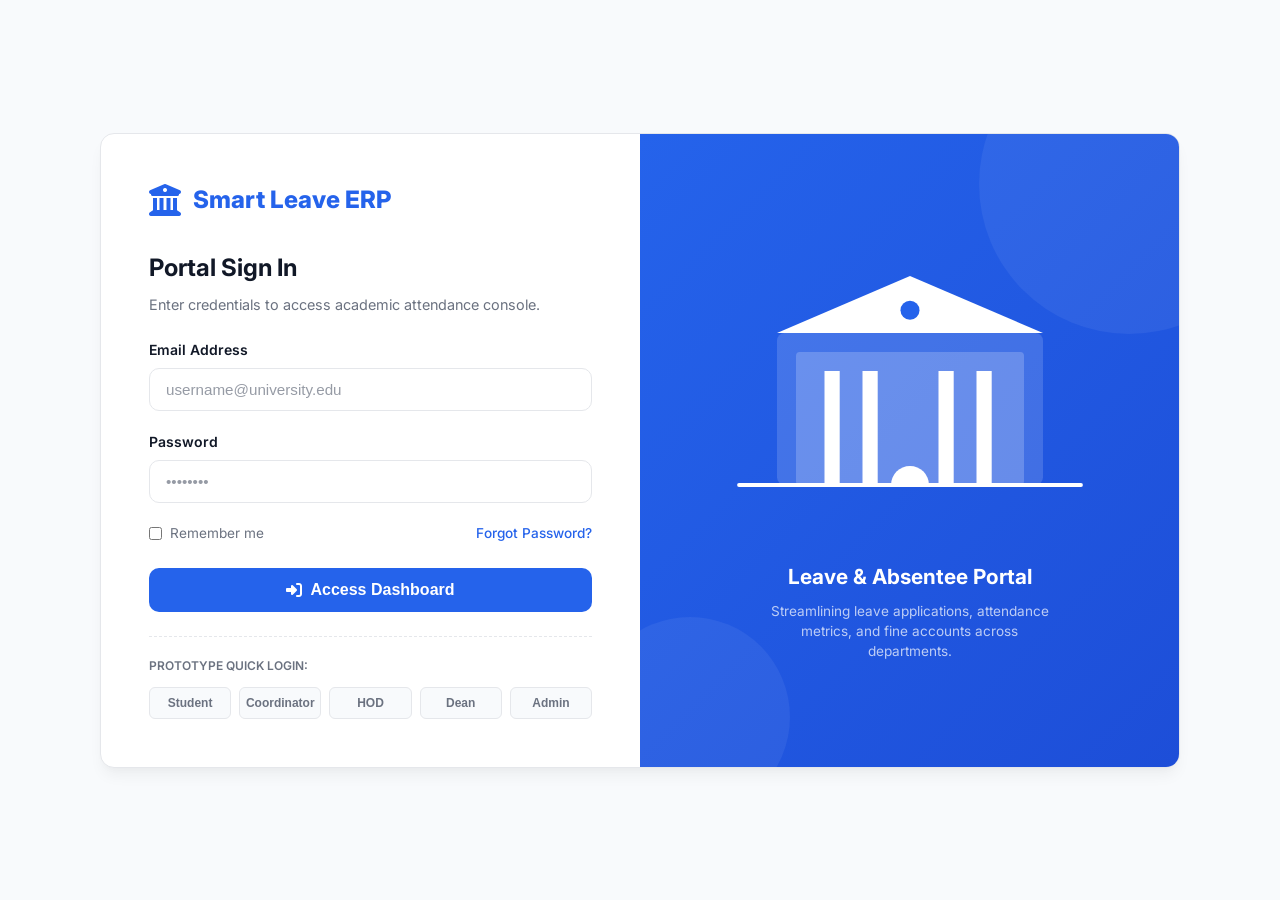
<file: login.html>
<!DOCTYPE html>
<html lang="en">
<head>
    <meta charset="UTF-8">
    <meta name="viewport" content="width=device-width, initial-scale=1.0">
    <title>Login - Smart Absentee Leave Monitoring System</title>
    <!-- Google Fonts & FontAwesome -->
    <link rel="stylesheet" href="https://cdnjs.cloudflare.com/ajax/libs/font-awesome/6.4.0/css/all.min.css">
    <link rel="stylesheet" href="assets/css/style.css">
    <link rel="stylesheet" href="assets/css/responsive.css">
    <style>
        body {
            background-color: var(--background);
            display: flex;
            align-items: center;
            justify-content: center;
            min-height: 100vh;
            padding: 24px;
        }

        .login-container {
            display: grid;
            grid-template-columns: 1fr 1fr;
            width: 100%;
            max-width: 1080px;
            background-color: var(--card-bg);
            border-radius: var(--radius-lg);
            border: 1px solid var(--border);
            box-shadow: var(--shadow-lg);
            overflow: hidden;
            min-height: 620px;
            animation: slideUp 0.6s cubic-bezier(0.16, 1, 0.3, 1) forwards;
        }

        .login-left {
            padding: 48px;
            display: flex;
            flex-direction: column;
            justify-content: center;
        }

        .login-right {
            background: linear-gradient(135deg, var(--primary) 0%, #1D4ED8 100%);
            padding: 48px;
            display: flex;
            flex-direction: column;
            justify-content: center;
            align-items: center;
            color: #FFFFFF;
            position: relative;
            overflow: hidden;
        }

        .login-logo {
            display: flex;
            align-items: center;
            gap: 12px;
            font-size: 1.5rem;
            font-weight: 800;
            color: var(--primary);
            margin-bottom: 32px;
        }

        .login-logo i {
            font-size: 2rem;
        }

        .quick-login-grid {
            display: grid;
            grid-template-columns: repeat(auto-fit, minmax(80px, 1fr));
            gap: 8px;
            margin-top: 24px;
            padding-top: 20px;
            border-top: 1px dashed var(--border);
        }

        .quick-login-btn {
            background-color: var(--background);
            border: 1px solid var(--border);
            border-radius: var(--radius-sm);
            padding: 8px 4px;
            font-size: 0.75rem;
            font-weight: 600;
            color: var(--text-secondary);
            cursor: pointer;
            transition: var(--transition);
            text-align: center;
            text-transform: capitalize;
        }

        .quick-login-btn:hover {
            border-color: var(--primary);
            color: var(--primary);
            background-color: var(--primary-light);
        }

        /* SVG Illustration Styling */
        .illustration-container {
            width: 100%;
            max-width: 380px;
            z-index: 10;
        }

        .illustration-text {
            text-align: center;
            margin-top: 32px;
            z-index: 10;
        }

        .circle-bg-1 {
            position: absolute;
            top: -100px;
            right: -100px;
            width: 300px;
            height: 300px;
            background-color: rgba(255,255,255,0.06);
            border-radius: 50%;
        }

        .circle-bg-2 {
            position: absolute;
            bottom: -50px;
            left: -50px;
            width: 200px;
            height: 200px;
            background-color: rgba(255,255,255,0.06);
            border-radius: 50%;
        }

        @media (max-width: 900px) {
            .login-container {
                grid-template-columns: 1fr;
                max-width: 500px;
                min-height: auto;
            }
            .login-right {
                display: none;
            }
            .login-left {
                padding: 32px 24px;
            }
        }
    </style>
</head>
<body>

    <div class="login-container">
        
        <!-- Left Column: Authentication Form -->
        <div class="login-left">
            <div class="login-logo">
                <i class="fas fa-university"></i>
                <span>Smart Leave ERP</span>
            </div>
            
            <h2 style="font-weight: 700; font-size: 1.5rem; margin-bottom: 8px;">Portal Sign In</h2>
            <p style="color: var(--text-secondary); font-size: 0.9rem; margin-bottom: 24px;">Enter credentials to access academic attendance console.</p>
            
            <form id="login-form">
                <div class="form-group">
                    <label class="form-label" for="login-email">Email Address</label>
                    <input type="email" id="login-email" class="form-control" placeholder="username@university.edu" required autocomplete="email">
                </div>
                
                <div class="form-group">
                    <label class="form-label" for="login-password">Password</label>
                    <input type="password" id="login-password" class="form-control" placeholder="••••••••" required autocomplete="current-password">
                </div>
                
                <div class="d-flex justify-between align-center mb-24">
                    <label class="d-flex align-center gap-8" style="font-size: 0.85rem; color: var(--text-secondary); cursor: pointer;">
                        <input type="checkbox" style="border-radius: 4px; border: 1px solid var(--border);"> Remember me
                    </label>
                    <a href="#" id="forgot-password-btn" style="font-size: 0.85rem; color: var(--primary); text-decoration: none; font-weight: 500;">Forgot Password?</a>
                </div>
                
                <button type="submit" class="btn btn-primary w-full" style="padding: 12px; font-size: 1rem;">
                    <i class="fas fa-sign-in-alt"></i> Access Dashboard
                </button>
            </form>

            <div class="quick-login-grid">
                <div style="grid-column: 1 / -1; font-size: 0.75rem; color: var(--text-secondary); font-weight: 600; margin-bottom: 4px;">PROTOTYPE QUICK LOGIN:</div>
                <button class="quick-login-btn" data-role="student">student</button>
                <button class="quick-login-btn" data-role="coordinator">coordinator</button>
                <button class="quick-login-btn" data-role="hod">HOD</button>
                <button class="quick-login-btn" data-role="dean">dean</button>
                <button class="quick-login-btn" data-role="admin">admin</button>
            </div>
        </div>
        
        <!-- Right Column: Banner & Marketing Branding -->
        <div class="login-right">
            <div class="circle-bg-1"></div>
            <div class="circle-bg-2"></div>
            
            <div class="illustration-container">
                <!-- Inline SVG University Illustration -->
                <svg viewBox="0 0 200 150" xmlns="http://www.w3.org/2000/svg">
                    <!-- Ground -->
                    <line x1="10" y1="130" x2="190" y2="130" stroke="#ffffff" stroke-width="2" stroke-linecap="round"/>
                    
                    <!-- University Building -->
                    <rect x="30" y="50" width="140" height="80" rx="4" fill="#ffffff" fill-opacity="0.15"/>
                    <rect x="40" y="60" width="120" height="70" rx="2" fill="#ffffff" fill-opacity="0.2"/>
                    
                    <!-- Pillars -->
                    <rect x="55" y="70" width="8" height="60" fill="#ffffff"/>
                    <rect x="75" y="70" width="8" height="60" fill="#ffffff"/>
                    <rect x="115" y="70" width="8" height="60" fill="#ffffff"/>
                    <rect x="135" y="70" width="8" height="60" fill="#ffffff"/>
                    
                    <!-- Triangle Roof -->
                    <polygon points="30,50 100,20 170,50" fill="#ffffff"/>
                    <circle cx="100" cy="38" r="5" fill="#2563EB"/>
                    
                    <!-- Door -->
                    <path d="M 90,130 A 10,10 0 0,1 110,130 Z" fill="#ffffff"/>
                </svg>
            </div>
            
            <div class="illustration-text">
                <h3 style="font-weight: 700; font-size: 1.3rem; margin-bottom: 8px;">Leave & Absentee Portal</h3>
                <p style="font-size: 0.85rem; color: rgba(255,255,255,0.7); max-width: 280px; margin: 0 auto;">Streamlining leave applications, attendance metrics, and fine accounts across departments.</p>
            </div>
        </div>
        
    </div>

    <!-- Toast Notifications Container -->
    <div class="toast-container"></div>

    <!-- Scripts -->
    <script src="assets/js/app.js"></script>
    <script src="assets/js/ui.js"></script>
    <script>
        // Form submission handling
        document.getElementById("login-form").onsubmit = (e) => {
            e.preventDefault();
            const email = document.getElementById("login-email").value;
            const pass = document.getElementById("login-password").value;
            
            const result = AuthManager.login(email, pass);
            if (result.success) {
                // Successful redirect
                window.location.href = `${result.user.role}-dashboard.html`;
            } else {
                // Toast Error Alert
                Toast.error("Authentication Failed", result.message);
            }
        };

        // Forgot password simulator
        document.getElementById("forgot-password-btn").onclick = (e) => {
            e.preventDefault();
            Toast.info("Password Reset Sent", "Check your registered university inbox for recovery link.");
        };

        // Quick log-in credentials preset filler
        document.querySelectorAll(".quick-login-btn").forEach(btn => {
            btn.onclick = () => {
                const roleName = btn.getAttribute("data-role");
                let email = "";
                if (roleName === "student") email = "student@university.edu";
                else if (roleName === "coordinator") email = "coordinator@university.edu";
                else if (roleName === "hod") email = "hod@university.edu";
                else if (roleName === "dean") email = "dean@university.edu";
                else if (roleName === "admin") email = "admin@university.edu";

                document.getElementById("login-email").value = email;
                document.getElementById("login-password").value = "password123";
                
                Toast.success("Preset Prefilled", `Ready to log in as ${roleName.toUpperCase()}.`);
            };
        });
    </script>
</body>
</html>
</file>
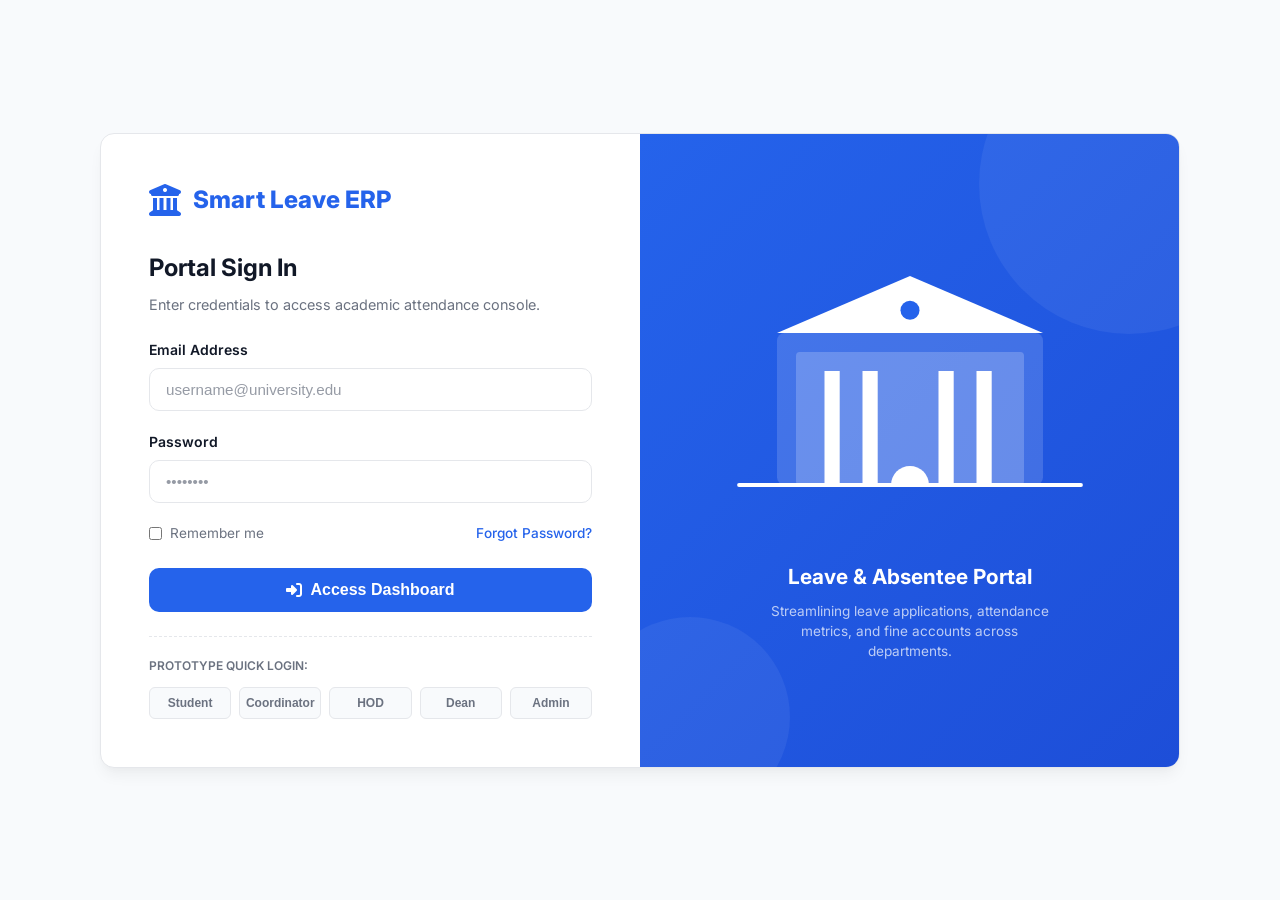
<file: notifications.html>
<!DOCTYPE html>
<html lang="en">
<head>
    <meta charset="UTF-8">
    <meta name="viewport" content="width=device-width, initial-scale=1.0">
    <title>Notification Center - Smart Absentee Leave ERP</title>
    <!-- CSS & Typography -->
    <link rel="stylesheet" href="https://cdnjs.cloudflare.com/ajax/libs/font-awesome/6.4.0/css/all.min.css">
    <link rel="stylesheet" href="assets/css/style.css">
    <link rel="stylesheet" href="assets/css/responsive.css">
    <style>
        .notification-card {
            border: 1px solid var(--border);
            border-radius: var(--radius-md);
            background-color: var(--card-bg);
            padding: 16px 20px;
            margin-bottom: 12px;
            display: flex;
            align-items: flex-start;
            gap: 16px;
            transition: var(--transition);
            cursor: pointer;
            position: relative;
        }

        .notification-card:hover {
            box-shadow: var(--shadow-sm);
            transform: translateY(-1px);
        }

        .notification-card.unread {
            background-color: var(--primary-light);
            border-color: rgba(37, 99, 235, 0.2);
        }

        .notification-card.unread::before {
            content: '';
            position: absolute;
            top: 18px;
            left: 8px;
            width: 8px;
            height: 8px;
            border-radius: 50%;
            background-color: var(--primary);
        }

        .notification-icon {
            width: 40px;
            height: 40px;
            border-radius: 50%;
            display: flex;
            align-items: center;
            justify-content: center;
            font-size: 1.1rem;
            flex-shrink: 0;
        }

        .notification-icon.leave { background-color: rgba(34, 197, 94, 0.15); color: var(--secondary); }
        .notification-icon.fine { background-color: rgba(239, 68, 68, 0.15); color: var(--danger); }
        .notification-icon.system { background-color: rgba(37, 99, 235, 0.15); color: var(--primary); }
        .notification-icon.report { background-color: rgba(245, 158, 11, 0.15); color: var(--warning); }
    </style>
</head>
<body>

    <div class="app-container">
        <!-- Sidebar placeholder -->
        <aside class="sidebar" id="sidebar"></aside>
        
        <main class="main-content" id="main-layout-frame">
            <!-- Navbar placeholder -->
            <header class="navbar" id="navbar"></header>
            
            <div class="content-body anim-slide-up">
                
                <div class="card" style="max-width: 900px; margin: 0 auto;">
                    <!-- Toolbar header -->
                    <div class="table-header-toolbar" style="border:none; padding:0; background:none; margin-bottom:20px;">
                        <div class="table-filters" style="flex-grow:1;">
                            <div class="table-search-bar" style="max-width:240px;">
                                <i class="fas fa-search"></i>
                                <input type="text" id="notif-search" placeholder="Search notices...">
                            </div>

                            <select id="filter-notif-category" class="form-control select-dropdown" style="max-width:160px; padding:10px 16px;">
                                <option value="ALL">All Categories</option>
                                <option value="leave">Leave Alerts</option>
                                <option value="fine">Fine Notices</option>
                                <option value="report">Reports</option>
                                <option value="system">System Logs</option>
                            </select>
                        </div>
                        
                        <div>
                            <button id="mark-all-read-btn" class="btn btn-outline">
                                <i class="fas fa-check-double"></i> Mark All as Read
                            </button>
                        </div>
                    </div>

                    <!-- List body -->
                    <div id="notifications-list" class="d-flex flex-column">
                        <!-- Loaded dynamically -->
                    </div>
                </div>

            </div>
        </main>
    </div>

    <!-- Toast Container -->
    <div class="toast-container"></div>

    <!-- Scripts Container -->
    <script src="assets/js/app.js"></script>
    <script src="assets/js/ui.js"></script>
    <script>
        document.addEventListener("DOMContentLoaded", () => {
            const user = AuthManager.getCurrentUser();
            if (!user) return;

            let list = DataService.getNotifications(user.id);

            const renderList = () => {
                const container = document.getElementById("notifications-list");
                container.innerHTML = "";

                if (list.length === 0) {
                    container.innerHTML = `
                        <div class="text-center" style="padding: 48px 0; color:var(--text-secondary);">
                            <i class="fas fa-bell-slash" style="font-size:2.5rem; margin-bottom:16px; opacity:0.5;"></i>
                            <p style="font-size: 0.95rem;">Your notification tray is empty.</p>
                        </div>
                    `;
                    return;
                }

                list.forEach(notif => {
                    const card = document.createElement("div");
                    card.className = `notification-card ${notif.isRead ? '' : 'unread'}`;
                    
                    let icon = "fa-bell";
                    if (notif.category === "leave") icon = "fa-paper-plane";
                    if (notif.category === "fine") icon = "fa-gavel";
                    if (notif.category === "system") icon = "fa-server";
                    if (notif.category === "report") icon = "fa-file-alt";

                    card.innerHTML = `
                        <div class="notification-icon ${notif.category}">
                            <i class="fas ${icon}"></i>
                        </div>
                        <div style="flex-grow:1;">
                            <div class="d-flex justify-between align-center mb-4">
                                <strong style="font-size:0.95rem; color:var(--text-primary);">${notif.title}</strong>
                                <small style="color:var(--text-secondary); font-size:0.75rem;">${notif.date}</small>
                            </div>
                            <p style="font-size:0.85rem; color:var(--text-secondary); line-height:1.4;">${notif.message}</p>
                        </div>
                    `;

                    // Mark as read click event
                    card.onclick = () => {
                        if (!notif.isRead) {
                            DataService.markNotificationAsRead(notif.id);
                            // Refresh layout
                            list = DataService.getNotifications(user.id);
                            renderList();
                            
                            // Re-render header navbar badge
                            const navbar = document.getElementById("navbar");
                            if (navbar) renderNavbar(navbar, user);
                            
                            Toast.success("Notification Read", "Marked notification as read.");
                        }
                    };

                    container.appendChild(card);
                });
            };

            // Search & Filter event handlers
            const searchInput = document.getElementById("notif-search");
            const categorySelect = document.getElementById("filter-notif-category");

            const filterAndRender = () => {
                const query = searchInput.value.toLowerCase();
                const cat = categorySelect.value;
                
                const raw = DataService.getNotifications(user.id);
                list = raw.filter(n => {
                    const matchesSearch = n.title.toLowerCase().includes(query) || n.message.toLowerCase().includes(query);
                    const matchesCat = cat === "ALL" || n.category === cat;
                    return matchesSearch && matchesCat;
                });
                renderList();
            };

            searchInput.addEventListener("input", filterAndRender);
            categorySelect.addEventListener("change", filterAndRender);

            // Mark all read button
            document.getElementById("mark-all-read-btn").onclick = () => {
                DataService.markAllNotificationsAsRead(user.id);
                list = DataService.getNotifications(user.id);
                renderList();
                
                // Re-render header navbar badge
                const navbar = document.getElementById("navbar");
                if (navbar) renderNavbar(navbar, user);
                
                Toast.success("All Cleared", "All notifications marked as read.");
            };

            renderList();
        });
    </script>
</body>
</html>
</file>
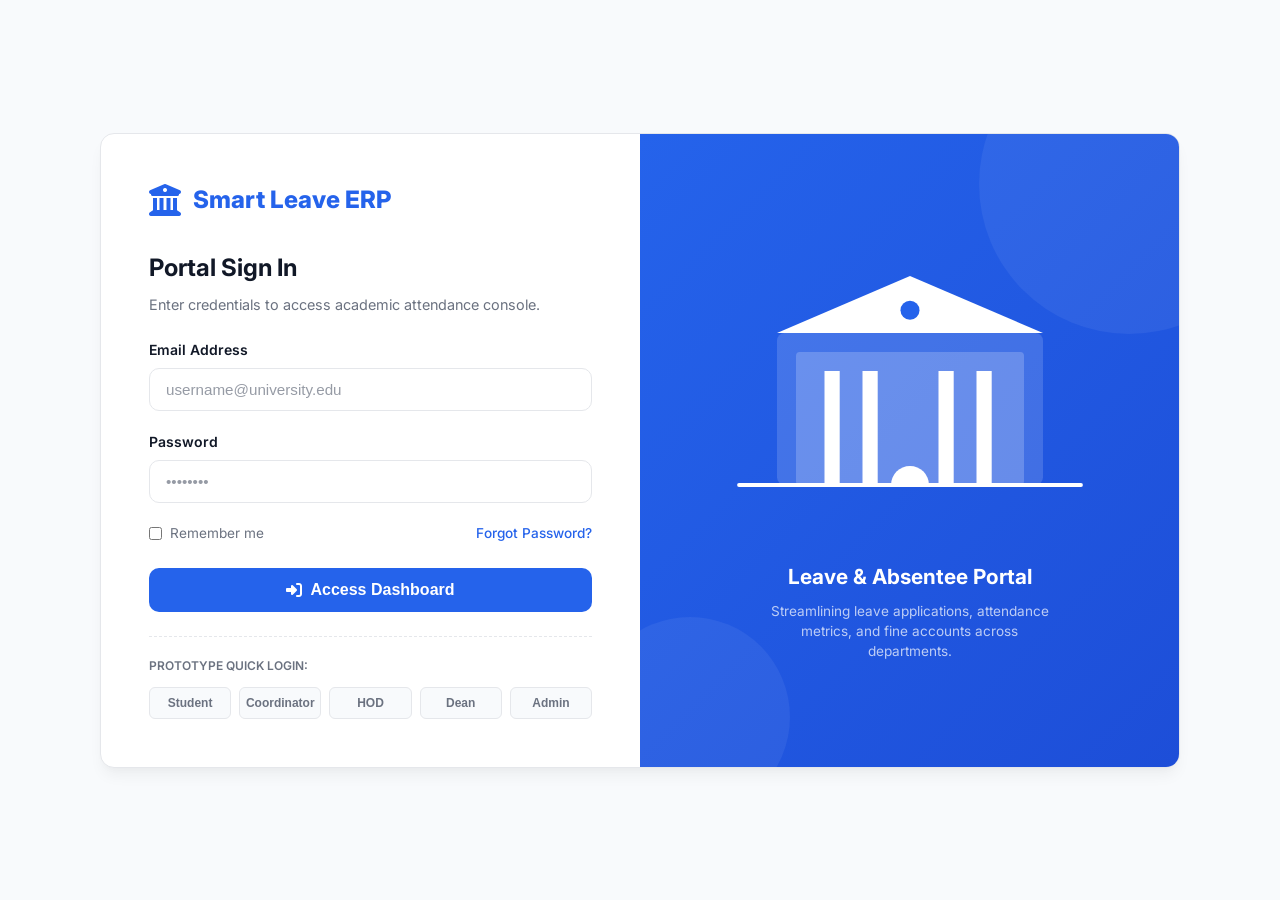
<file: profile.html>
<!DOCTYPE html>
<html lang="en">
<head>
    <meta charset="UTF-8">
    <meta name="viewport" content="width=device-width, initial-scale=1.0">
    <title>My Profile - Smart Absentee Leave ERP</title>
    <!-- CSS & Typography -->
    <link rel="stylesheet" href="https://cdnjs.cloudflare.com/ajax/libs/font-awesome/6.4.0/css/all.min.css">
    <link rel="stylesheet" href="assets/css/style.css">
    <link rel="stylesheet" href="assets/css/responsive.css">
    <style>
        .profile-header-card {
            background-color: var(--card-bg);
            border: 1px solid var(--border);
            border-radius: var(--radius-lg);
            padding: 32px;
            display: flex;
            align-items: center;
            gap: 32px;
            margin-bottom: 24px;
        }

        .profile-avatar-container {
            position: relative;
            width: 120px;
            height: 120px;
            border-radius: 50%;
            overflow: hidden;
            flex-shrink: 0;
            border: 4px solid var(--primary-light);
        }

        .profile-avatar-container img {
            width: 100%;
            height: 100%;
            object-fit: cover;
        }

        .profile-avatar-overlay {
            position: absolute;
            top: 0;
            left: 0;
            width: 100%;
            height: 100%;
            background-color: rgba(15, 23, 42, 0.6);
            display: flex;
            align-items: center;
            justify-content: center;
            color: #FFFFFF;
            font-size: 1.5rem;
            opacity: 0;
            transition: var(--transition);
            cursor: pointer;
        }

        .profile-avatar-container:hover .profile-avatar-overlay {
            opacity: 1;
        }

        @media (max-width: 576px) {
            .profile-header-card {
                flex-direction: column;
                text-align: center;
                padding: 24px;
                gap: 16px;
            }
        }
    </style>
</head>
<body>

    <div class="app-container">
        <!-- Sidebar placeholder -->
        <aside class="sidebar" id="sidebar"></aside>
        
        <main class="main-content" id="main-layout-frame">
            <!-- Navbar placeholder -->
            <header class="navbar" id="navbar"></header>
            
            <div class="content-body anim-slide-up">
                
                <!-- Profile Header Details Card -->
                <div class="profile-header-card">
                    <div class="profile-avatar-container">
                        <img id="profile-avatar-img" src="https://images.unsplash.com/photo-1535713875002-d1d0cf377fde?w=150" alt="Avatar">
                        <div class="profile-avatar-overlay" onclick="triggerAvatarUpload()">
                            <i class="fas fa-camera"></i>
                        </div>
                        <input type="file" id="avatar-uploader" style="display:none;" accept="image/*">
                    </div>
                    <div>
                        <h2 id="profile-name-label" style="font-weight:700; font-size:1.5rem; color:var(--text-primary); margin-bottom:4px;">User Fullname</h2>
                        <p id="profile-dept-label" style="color:var(--text-secondary); font-size:0.95rem; margin-bottom:8px;">Department Details</p>
                        <span class="badge badge-info" id="profile-role-badge" style="font-size:0.8rem; padding: 6px 12px; text-transform:uppercase;">Student</span>
                    </div>
                </div>

                <!-- Main settings fields tabs -->
                <div class="grid-cols-3 gap-24">
                    
                    <!-- Left info credentials card -->
                    <div class="card" style="align-self: flex-start;">
                        <span class="card-title" style="display:block; margin-bottom:16px;">Identity File</span>
                        <div class="d-flex flex-column gap-16" style="font-size:0.9rem;">
                            <div>
                                <span style="color:var(--text-secondary); display:block; font-size:0.75rem; font-weight:600;">REGISTRATION/STAFF ID</span>
                                <strong id="info-id" style="color:var(--text-primary);">N/A</strong>
                            </div>
                            <div>
                                <span style="color:var(--text-secondary); display:block; font-size:0.75rem; font-weight:600;">INSTITUTION DEPARTMENT</span>
                                <strong id="info-dept" style="color:var(--text-primary);">N/A</strong>
                            </div>
                            <div>
                                <span style="color:var(--text-secondary); display:block; font-size:0.75rem; font-weight:600;">GENDER SPECIFICATION</span>
                                <strong id="info-gender" style="color:var(--text-primary);">N/A</strong>
                            </div>
                            <div>
                                <span style="color:var(--text-secondary); display:block; font-size:0.75rem; font-weight:600;">DATE OF BIRTH</span>
                                <strong id="info-dob" style="color:var(--text-primary);">N/A</strong>
                            </div>
                        </div>
                    </div>

                    <!-- Right columns forms editors (Spans 2 columns) -->
                    <div class="flex-column gap-24" style="grid-column: span 2;">
                        
                        <!-- Personal details edit form -->
                        <div class="card">
                            <div class="card-header">
                                <span class="card-title">Modify Profile Details</span>
                            </div>
                            <form id="profile-details-form">
                                <div class="form-row">
                                    <div class="form-group">
                                        <label class="form-label" for="profile-fullname">Full Name</label>
                                        <input type="text" id="profile-fullname" class="form-control" required>
                                    </div>
                                    <div class="form-group">
                                        <label class="form-label" for="profile-email">Email Address</label>
                                        <input type="email" id="profile-email" class="form-control" required readonly style="background-color:var(--background); cursor:not-allowed;">
                                    </div>
                                </div>
                                
                                <div class="form-row">
                                    <div class="form-group">
                                        <label class="form-label" for="profile-phone">Phone Number</label>
                                        <input type="text" id="profile-phone" class="form-control" required>
                                    </div>
                                    <div class="form-group">
                                        <label class="form-label" for="profile-dob">Date of Birth</label>
                                        <input type="date" id="profile-dob-input" class="form-control" required>
                                    </div>
                                </div>

                                <button type="submit" class="btn btn-primary mt-8">
                                    <i class="fas fa-save"></i> Save Profile Details
                                </button>
                            </form>
                        </div>

                        <!-- Change password card -->
                        <div class="card">
                            <div class="card-header">
                                <span class="card-title">Security & Password</span>
                            </div>
                            <form id="change-password-form">
                                <div class="form-group">
                                    <label class="form-label" for="pass-current">Current Password</label>
                                    <input type="password" id="pass-current" class="form-control" placeholder="••••••••" required>
                                </div>
                                
                                <div class="form-row">
                                    <div class="form-group">
                                        <label class="form-label" for="pass-new">New Password</label>
                                        <input type="password" id="pass-new" class="form-control" placeholder="••••••••" required>
                                    </div>
                                    <div class="form-group">
                                        <label class="form-label" for="pass-confirm">Confirm New Password</label>
                                        <input type="password" id="pass-confirm" class="form-control" placeholder="••••••••" required>
                                    </div>
                                </div>

                                <button type="submit" class="btn btn-danger mt-8">
                                    <i class="fas fa-key"></i> Update Account Password
                                </button>
                            </form>
                        </div>

                    </div>

                </div>

            </div>
        </main>
    </div>

    <!-- Toast Container -->
    <div class="toast-container"></div>

    <!-- Scripts Container -->
    <script src="assets/js/app.js"></script>
    <script src="assets/js/ui.js"></script>
    <script>
        document.addEventListener("DOMContentLoaded", () => {
            const user = AuthManager.getCurrentUser();
            if (!user) return;

            // Load static labels
            document.getElementById("profile-avatar-img").src = user.avatar || "https://images.unsplash.com/photo-1535713875002-d1d0cf377fde?w=150";
            document.getElementById("profile-name-label").innerText = user.name;
            document.getElementById("profile-dept-label").innerText = user.department;
            
            const roleBadge = document.getElementById("profile-role-badge");
            roleBadge.innerText = user.role;
            if (user.role === "student") roleBadge.className = "badge badge-info";
            else if (user.role === "admin") roleBadge.className = "badge badge-danger";
            else roleBadge.className = "badge badge-success";

            // Left Card Details
            document.getElementById("info-id").innerText = user.id;
            document.getElementById("info-dept").innerText = user.department;
            document.getElementById("info-gender").innerText = user.gender || "Not specified";
            document.getElementById("info-dob").innerText = user.dob || "Not specified";

            // Input Fields Prefilling
            document.getElementById("profile-fullname").value = user.name;
            document.getElementById("profile-email").value = user.email;
            document.getElementById("profile-phone").value = user.phone || "";
            document.getElementById("profile-dob-input").value = user.dob || "";

            // Avatar Upload Trigger
            window.triggerAvatarUpload = () => {
                document.getElementById("avatar-uploader").click();
            };

            document.getElementById("avatar-uploader").addEventListener("change", (e) => {
                const file = e.target.files[0];
                if (file) {
                    const reader = new FileReader();
                    reader.onload = (event) => {
                        const avatarBase64 = event.target.result;
                        document.getElementById("profile-avatar-img").src = avatarBase64;
                        
                        // Save avatar to state
                        DataService.updateUserProfile(user.id, { avatar: avatarBase64 });
                        
                        // Re-render header navbar badge
                        const navbar = document.getElementById("navbar");
                        if (navbar) renderNavbar(navbar, AuthManager.getCurrentUser());

                        Toast.success("Photo Uploaded", "Your profile photo has been updated successfully.");
                    };
                    reader.readAsDataURL(file);
                }
            });

            // Save Details Form Submit
            document.getElementById("profile-details-form").onsubmit = (e) => {
                e.preventDefault();
                const name = document.getElementById("profile-fullname").value;
                const phone = document.getElementById("profile-phone").value;
                const dob = document.getElementById("profile-dob-input").value;

                const success = DataService.updateUserProfile(user.id, { name, phone, dob });
                if (success) {
                    Toast.success("Profile Saved", "Personal configurations updated successfully.");
                    
                    // Re-render labels & header
                    const updatedUser = AuthManager.getCurrentUser();
                    document.getElementById("profile-name-label").innerText = updatedUser.name;
                    document.getElementById("info-dob").innerText = updatedUser.dob || "Not specified";
                    
                    const navbar = document.getElementById("navbar");
                    if (navbar) renderNavbar(navbar, updatedUser);
                }
            };

            // Password update submission form
            document.getElementById("change-password-form").onsubmit = (e) => {
                e.preventDefault();
                const curPass = document.getElementById("pass-current").value;
                const newPass = document.getElementById("pass-new").value;
                const confirmPass = document.getElementById("pass-confirm").value;

                if (curPass !== user.password) {
                    Toast.error("Verification Failed", "The current password entered is incorrect.");
                    return;
                }

                if (newPass !== confirmPass) {
                    Toast.error("Invalid Matching", "New and Confirm password inputs do not match.");
                    return;
                }

                const success = DataService.updateUserProfile(user.id, { password: newPass });
                if (success) {
                    Toast.success("Security Updated", "Your account password was updated successfully.");
                    
                    // Reset fields
                    document.getElementById("pass-current").value = "";
                    document.getElementById("pass-new").value = "";
                    document.getElementById("pass-confirm").value = "";
                }
            };
        });
    </script>
</body>
</html>
</file>
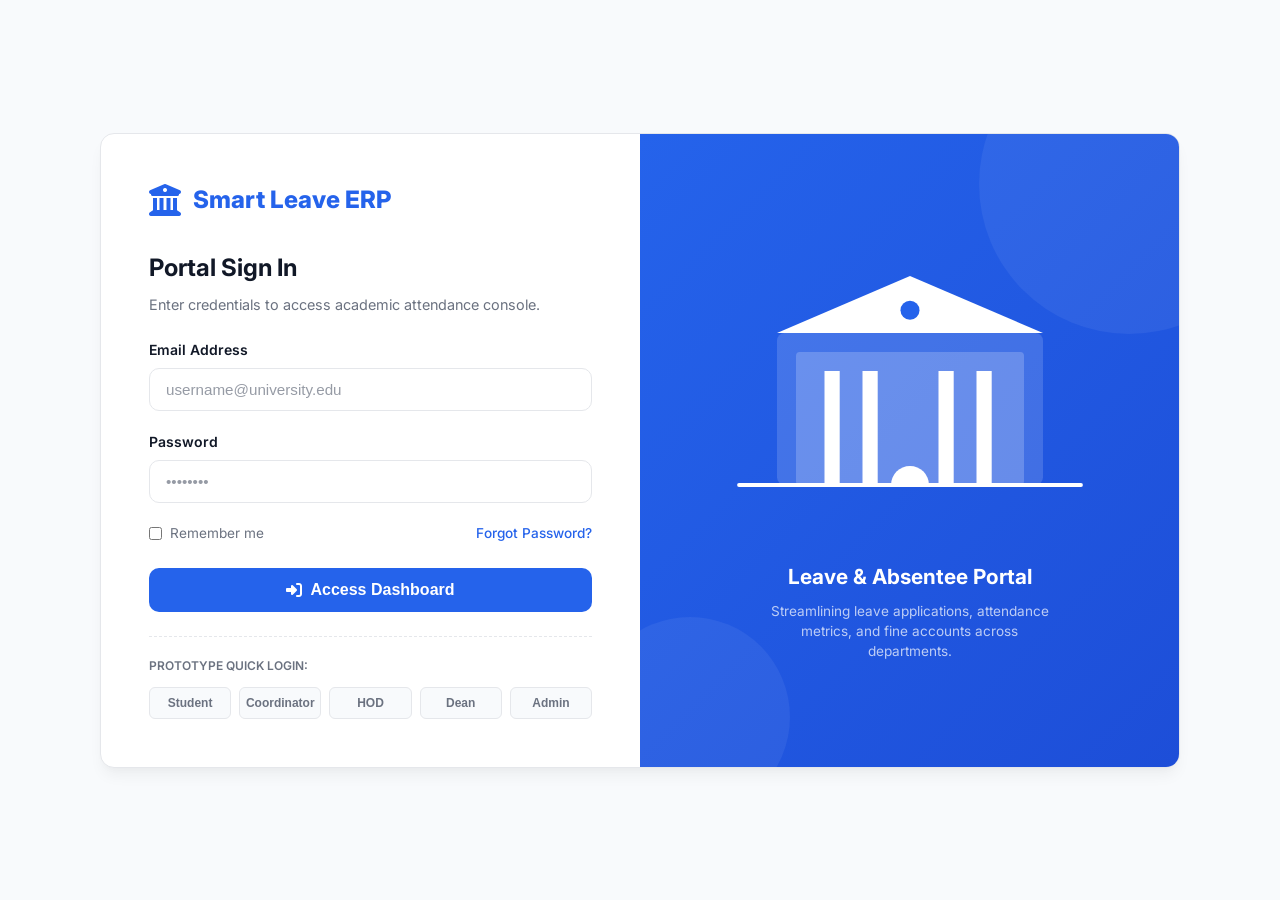
<file: settings.html>
<!DOCTYPE html>
<html lang="en">
<head>
    <meta charset="UTF-8">
    <meta name="viewport" content="width=device-width, initial-scale=1.0">
    <title>Settings - Smart Absentee Leave ERP</title>
    <!-- CSS & Typography -->
    <link rel="stylesheet" href="https://cdnjs.cloudflare.com/ajax/libs/font-awesome/6.4.0/css/all.min.css">
    <link rel="stylesheet" href="assets/css/style.css">
    <link rel="stylesheet" href="assets/css/responsive.css">
    <style>
        .toggle-switch {
            position: relative;
            display: inline-block;
            width: 50px;
            height: 24px;
        }

        .toggle-switch input {
            opacity: 0;
            width: 0;
            height: 0;
        }

        .toggle-slider {
            position: absolute;
            cursor: pointer;
            top: 0;
            left: 0;
            right: 0;
            bottom: 0;
            background-color: var(--border);
            transition: .3s;
            border-radius: 24px;
        }

        .toggle-slider:before {
            position: absolute;
            content: "";
            height: 16px;
            width: 16px;
            left: 4px;
            bottom: 4px;
            background-color: white;
            transition: .3s;
            border-radius: 50%;
        }

        input:checked + .toggle-slider {
            background-color: var(--primary);
        }

        input:checked + .toggle-slider:before {
            transform: translateX(26px);
        }
        
        .settings-row {
            display: flex;
            justify-content: space-between;
            align-items: center;
            padding: 16px 0;
            border-bottom: 1px solid var(--border);
        }
        
        .settings-row:last-child {
            border-bottom: none;
        }
    </style>
</head>
<body>

    <div class="app-container">
        <!-- Sidebar placeholder -->
        <aside class="sidebar" id="sidebar"></aside>
        
        <main class="main-content" id="main-layout-frame">
            <!-- Navbar placeholder -->
            <header class="navbar" id="navbar"></header>
            
            <div class="content-body anim-slide-up">
                
                <div class="card" style="max-width: 800px; margin: 0 auto;">
                    <div class="card-header">
                        <span class="card-title">Portal Preferences & System Settings</span>
                    </div>
                    
                    <form id="settings-form">
                        <!-- Theme Setting -->
                        <div class="settings-row">
                            <div>
                                <strong style="color:var(--text-primary); font-size:0.95rem; display:block; margin-bottom:4px;">Portal Dark Mode Theme</strong>
                                <span style="color:var(--text-secondary); font-size:0.8rem;">Switch between light theme and modern high-contrast dark dashboard styling.</span>
                            </div>
                            <div>
                                <label class="toggle-switch">
                                    <input type="checkbox" id="setting-dark-theme">
                                    <span class="toggle-slider"></span>
                                </label>
                            </div>
                        </div>

                        <!-- Email Notification -->
                        <div class="settings-row">
                            <div>
                                <strong style="color:var(--text-primary); font-size:0.95rem; display:block; margin-bottom:4px;">Email Action Alerts</strong>
                                <span style="color:var(--text-secondary); font-size:0.8rem;">Send automatic leave approval or fine creation alerts directly to your inbox.</span>
                            </div>
                            <div>
                                <label class="toggle-switch">
                                    <input type="checkbox" id="setting-email">
                                    <span class="toggle-slider"></span>
                                </label>
                            </div>
                        </div>

                        <!-- SMS Notifications -->
                        <div class="settings-row">
                            <div>
                                <strong style="color:var(--text-primary); font-size:0.95rem; display:block; margin-bottom:4px;">SMS Notification Dispatch</strong>
                                <span style="color:var(--text-secondary); font-size:0.8rem;">Forward priority unexcused notices or reminders to parent/guardian mobile logs.</span>
                            </div>
                            <div>
                                <label class="toggle-switch">
                                    <input type="checkbox" id="setting-sms">
                                    <span class="toggle-slider"></span>
                                </label>
                            </div>
                        </div>

                        <!-- Privacy Setting -->
                        <div class="settings-row">
                            <div>
                                <strong style="color:var(--text-primary); font-size:0.95rem; display:block; margin-bottom:4px;">Display Public Metrics</strong>
                                <span style="color:var(--text-secondary); font-size:0.8rem;">Make student compliance metrics visible in department leaderboard ranking profiles.</span>
                            </div>
                            <div>
                                <label class="toggle-switch">
                                    <input type="checkbox" id="setting-privacy" checked>
                                    <span class="toggle-slider"></span>
                                </label>
                            </div>
                        </div>

                        <!-- Save button -->
                        <div class="d-flex justify-between align-center mt-32 pt-24" style="border-top:1px solid var(--border);">
                            <button type="button" id="reset-db-btn" class="btn btn-outline" style="color:var(--danger); border-color:var(--danger-light);">
                                <i class="fas fa-trash-alt"></i> Reset Seeding Database
                            </button>
                            
                            <button type="submit" class="btn btn-primary">
                                <i class="fas fa-save"></i> Save Settings
                            </button>
                        </div>
                    </form>
                </div>

            </div>
        </main>
    </div>

    <!-- Toast Container -->
    <div class="toast-container"></div>

    <!-- Scripts Container -->
    <script src="assets/js/app.js"></script>
    <script src="assets/js/ui.js"></script>
    <script>
        document.addEventListener("DOMContentLoaded", () => {
            const user = AuthManager.getCurrentUser();
            if (!user) return;

            // Load saved preferences
            const settings = DataService.getSettings();
            
            document.getElementById("setting-dark-theme").checked = (settings.theme === "dark");
            document.getElementById("setting-email").checked = settings.emailNotifications;
            document.getElementById("setting-sms").checked = settings.smsNotifications;

            // Save Settings Submit handler
            document.getElementById("settings-form").onsubmit = (e) => {
                e.preventDefault();
                
                const isDark = document.getElementById("setting-dark-theme").checked;
                const email = document.getElementById("setting-email").checked;
                const sms = document.getElementById("setting-sms").checked;

                const updated = DataService.updateSettings({
                    theme: isDark ? "dark" : "light",
                    emailNotifications: email,
                    smsNotifications: sms
                });

                // Apply theme immediately
                document.documentElement.setAttribute("data-theme", updated.theme);

                Toast.success("Settings Saved", "Preferences updated in local cache configuration.");
            };

            // Database Wipe/Reset Simulator button
            document.getElementById("reset-db-btn").onclick = () => {
                const conf = confirm("WARNING: This will wipe localStorage and reset all mock databases (students, leaves, fines) back to defaults. Do you want to proceed?");
                if (conf) {
                    localStorage.clear();
                    Toast.warning("Database Cleared", "Wiping local session data. Redirecting...");
                    
                    setTimeout(() => {
                        window.location.href = "login.html";
                    }, 1200);
                }
            };
        });
    </script>
</body>
</html>
</file>
<file: assets/css/style.css>
@import url('https://fonts.googleapis.com/css2?family=Inter:wght@300;400;500;600;700&display=swap');

:root {
    --primary: #2563EB;
    --primary-hover: #1D4ED8;
    --primary-light: rgba(37, 99, 235, 0.08);
    --secondary: #22C55E;
    --secondary-hover: #16A34A;
    --secondary-light: rgba(34, 197, 94, 0.08);
    --warning: #F59E0B;
    --warning-hover: #D97706;
    --warning-light: rgba(245, 158, 11, 0.08);
    --danger: #EF4444;
    --danger-hover: #DC2626;
    --danger-light: rgba(239, 68, 68, 0.08);
    --background: #F8FAFC;
    --card-bg: #FFFFFF;
    --border: #E5E7EB;
    --text-primary: #111827;
    --text-secondary: #6B7280;
    
    --sidebar-width: 260px;
    --sidebar-collapsed-width: 76px;
    --navbar-height: 70px;
    --transition: all 0.25s cubic-bezier(0.4, 0, 0.2, 1);
    
    --shadow-sm: 0 1px 2px 0 rgba(0, 0, 0, 0.05);
    --shadow-md: 0 4px 6px -1px rgba(0, 0, 0, 0.05), 0 2px 4px -1px rgba(0, 0, 0, 0.03);
    --shadow-lg: 0 10px 15px -3px rgba(0, 0, 0, 0.05), 0 4px 6px -2px rgba(0, 0, 0, 0.02);
    
    --radius-sm: 6px;
    --radius-md: 10px;
    --radius-lg: 14px;
}

/* Dark Mode Variables (Optional settings) */
[data-theme="dark"] {
    --background: #0F172A;
    --card-bg: #1E293B;
    --border: #334155;
    --text-primary: #F8FAFC;
    --text-secondary: #94A3B8;
    --primary-light: rgba(59, 130, 246, 0.15);
    --secondary-light: rgba(74, 222, 128, 0.15);
    --warning-light: rgba(251, 191, 36, 0.15);
    --danger-light: rgba(248, 113, 113, 0.15);
}

* {
    margin: 0;
    padding: 0;
    box-sizing: border-box;
}

body {
    font-family: 'Inter', sans-serif;
    background-color: var(--background);
    color: var(--text-primary);
    overflow-x: hidden;
    line-height: 1.5;
    transition: background-color 0.3s ease, color 0.3s ease;
}

/* Animations */
@keyframes fadeIn {
    from { opacity: 0; }
    to { opacity: 1; }
}

@keyframes slideUp {
    from {
        opacity: 0;
        transform: translateY(16px);
    }
    to {
        opacity: 1;
        transform: translateY(0);
    }
}

@keyframes slideInRight {
    from {
        opacity: 0;
        transform: translateX(100%);
    }
    to {
        opacity: 1;
        transform: translateX(0);
    }
}

.anim-fade-in { animation: fadeIn 0.4s ease forwards; }
.anim-slide-up { animation: slideUp 0.5s cubic-bezier(0.16, 1, 0.3, 1) forwards; }

/* Grid & Spacing Utilities (8px Grid) */
.m-8 { margin: 8px; }
.m-16 { margin: 16px; }
.m-24 { margin: 24px; }
.m-32 { margin: 32px; }

.p-8 { padding: 8px; }
.p-16 { padding: 16px; }
.p-24 { padding: 24px; }
.p-32 { padding: 32px; }

.mt-8 { margin-top: 8px; }
.mt-16 { margin-top: 16px; }
.mt-24 { margin-top: 24px; }
.mt-32 { margin-top: 32px; }

.mb-8 { margin-bottom: 8px; }
.mb-16 { margin-bottom: 16px; }
.mb-24 { margin-bottom: 24px; }
.mb-32 { margin-bottom: 32px; }

.mr-8 { margin-right: 8px; }
.mr-16 { margin-right: 16px; }

.d-flex { display: flex; }
.flex-column { flex-direction: column; }
.align-center { align-items: center; }
.justify-between { justify-content: space-between; }
.flex-wrap { flex-wrap: wrap; }
.gap-8 { gap: 8px; }
.gap-16 { gap: 16px; }
.gap-24 { gap: 24px; }

.grid-cols-1 { display: grid; grid-template-columns: repeat(1, minmax(0, 1fr)); }
.grid-cols-2 { display: grid; grid-template-columns: repeat(2, minmax(0, 1fr)); }
.grid-cols-3 { display: grid; grid-template-columns: repeat(3, minmax(0, 1fr)); }
.grid-cols-4 { display: grid; grid-template-columns: repeat(4, minmax(0, 1fr)); }

.w-full { width: 100%; }
.text-center { text-align: center; }
.text-right { text-align: right; }

/* --- General Layout --- */
.app-container {
    display: flex;
    min-height: 100vh;
    width: 100vw;
    position: relative;
}

/* Sidebar Styling */
aside.sidebar {
    width: var(--sidebar-width);
    background-color: var(--card-bg);
    border-right: 1px solid var(--border);
    display: flex;
    flex-direction: column;
    height: 100vh;
    position: fixed;
    top: 0;
    left: 0;
    z-index: 100;
    transition: var(--transition);
}

aside.sidebar.collapsed {
    width: var(--sidebar-collapsed-width);
}

.sidebar-header {
    height: var(--navbar-height);
    display: flex;
    align-items: center;
    padding: 0 24px;
    border-bottom: 1px solid var(--border);
    overflow: hidden;
    white-space: nowrap;
    justify-content: space-between;
}

.sidebar-brand {
    display: flex;
    align-items: center;
    gap: 12px;
    font-weight: 700;
    font-size: 1.15rem;
    color: var(--primary);
}

.sidebar-brand i {
    font-size: 1.5rem;
}

.sidebar-brand-text {
    transition: var(--transition);
}

aside.sidebar.collapsed .sidebar-brand-text {
    opacity: 0;
    pointer-events: none;
    width: 0;
}

.sidebar-menu {
    list-style: none;
    padding: 16px 12px;
    flex-grow: 1;
    overflow-y: auto;
}

.sidebar-item {
    margin-bottom: 4px;
}

.sidebar-link {
    display: flex;
    align-items: center;
    gap: 16px;
    padding: 12px 16px;
    color: var(--text-secondary);
    text-decoration: none;
    border-radius: var(--radius-md);
    font-weight: 500;
    font-size: 0.95rem;
    transition: var(--transition);
    white-space: nowrap;
}

.sidebar-link i {
    font-size: 1.2rem;
    width: 24px;
    text-align: center;
}

.sidebar-link:hover, .sidebar-link.active {
    background-color: var(--primary-light);
    color: var(--primary);
}

aside.sidebar.collapsed .sidebar-link span {
    opacity: 0;
    width: 0;
    pointer-events: none;
}

.sidebar-footer {
    padding: 16px;
    border-top: 1px solid var(--border);
}

/* Main Layout Frame */
main.main-content {
    flex-grow: 1;
    margin-left: var(--sidebar-width);
    min-height: 100vh;
    display: flex;
    flex-direction: column;
    transition: var(--transition);
}

main.main-content.sidebar-collapsed {
    margin-left: var(--sidebar-collapsed-width);
}

/* Top Navbar Styling */
header.navbar {
    height: var(--navbar-height);
    background-color: rgba(255, 255, 255, 0.8);
    backdrop-filter: blur(12px);
    -webkit-backdrop-filter: blur(12px);
    border-bottom: 1px solid var(--border);
    display: flex;
    align-items: center;
    justify-content: space-between;
    padding: 0 32px;
    position: sticky;
    top: 0;
    z-index: 90;
    transition: var(--transition);
}

[data-theme="dark"] header.navbar {
    background-color: rgba(30, 41, 59, 0.8);
}

.nav-left {
    display: flex;
    align-items: center;
    gap: 20px;
}

.sidebar-toggle {
    background: none;
    border: none;
    font-size: 1.25rem;
    color: var(--text-secondary);
    cursor: pointer;
    border-radius: var(--radius-sm);
    padding: 8px;
    transition: var(--transition);
}

.sidebar-toggle:hover {
    background-color: var(--border);
    color: var(--text-primary);
}

.nav-right {
    display: flex;
    align-items: center;
    gap: 20px;
}

.notifications-menu-trigger {
    position: relative;
    background: none;
    border: none;
    font-size: 1.25rem;
    color: var(--text-secondary);
    cursor: pointer;
    padding: 8px;
    border-radius: 50%;
    transition: var(--transition);
}

.notifications-menu-trigger:hover {
    background-color: var(--border);
    color: var(--text-primary);
}

.notif-badge {
    position: absolute;
    top: 4px;
    right: 4px;
    background-color: var(--danger);
    color: #FFFFFF;
    font-size: 0.65rem;
    font-weight: 700;
    border-radius: 50%;
    width: 16px;
    height: 16px;
    display: flex;
    align-items: center;
    justify-content: center;
}

/* User Menu Profile Dropdown */
.user-profile-menu {
    position: relative;
}

.profile-trigger {
    display: flex;
    align-items: center;
    gap: 12px;
    background: none;
    border: none;
    cursor: pointer;
    padding: 4px 8px;
    border-radius: var(--radius-md);
    transition: var(--transition);
}

.profile-trigger:hover {
    background-color: var(--border);
}

.profile-trigger img {
    width: 36px;
    height: 36px;
    border-radius: 50%;
    object-fit: cover;
}

.profile-info {
    text-align: left;
}

.profile-name {
    font-weight: 600;
    font-size: 0.875rem;
    color: var(--text-primary);
    display: block;
}

.profile-role {
    font-size: 0.75rem;
    color: var(--text-secondary);
    text-transform: capitalize;
    display: block;
}

.dropdown-menu {
    position: absolute;
    top: calc(100% + 8px);
    right: 0;
    background-color: var(--card-bg);
    border: 1px solid var(--border);
    border-radius: var(--radius-md);
    box-shadow: var(--shadow-lg);
    width: 220px;
    padding: 8px 0;
    display: none;
    z-index: 120;
    animation: fadeIn 0.2s ease forwards;
}

.dropdown-menu.active {
    display: block;
}

.dropdown-header {
    padding: 12px 16px;
    border-bottom: 1px solid var(--border);
    margin-bottom: 6px;
}

.dropdown-item {
    display: flex;
    align-items: center;
    gap: 12px;
    padding: 10px 16px;
    color: var(--text-secondary);
    text-decoration: none;
    font-size: 0.9rem;
    font-weight: 500;
    transition: var(--transition);
}

.dropdown-item:hover {
    background-color: var(--primary-light);
    color: var(--primary);
}

.dropdown-divider {
    height: 1px;
    background-color: var(--border);
    margin: 6px 0;
}

.content-body {
    flex-grow: 1;
    padding: 32px;
    max-width: 1600px;
    width: 100%;
    margin: 0 auto;
}

/* --- Reusable Components --- */

/* Buttons */
.btn {
    display: inline-flex;
    align-items: center;
    justify-content: center;
    gap: 8px;
    font-weight: 600;
    font-size: 0.9rem;
    padding: 10px 20px;
    border-radius: var(--radius-md);
    cursor: pointer;
    border: 1px solid transparent;
    transition: var(--transition);
    white-space: nowrap;
}

.btn:active {
    transform: scale(0.98);
}

.btn-primary {
    background-color: var(--primary);
    color: #FFFFFF;
}
.btn-primary:hover {
    background-color: var(--primary-hover);
}

.btn-secondary {
    background-color: var(--secondary);
    color: #FFFFFF;
}
.btn-secondary:hover {
    background-color: var(--secondary-hover);
}

.btn-danger {
    background-color: var(--danger);
    color: #FFFFFF;
}
.btn-danger:hover {
    background-color: var(--danger-hover);
}

.btn-outline {
    background-color: transparent;
    border-color: var(--border);
    color: var(--text-secondary);
}
.btn-outline:hover {
    background-color: var(--border);
    color: var(--text-primary);
}

/* Breadcrumbs */
.breadcrumb-container {
    display: flex;
    align-items: center;
    gap: 8px;
    margin-bottom: 24px;
    font-size: 0.85rem;
    color: var(--text-secondary);
}

.breadcrumb-item {
    display: flex;
    align-items: center;
    gap: 8px;
}

.breadcrumb-item a {
    color: var(--text-secondary);
    text-decoration: none;
    font-weight: 500;
}

.breadcrumb-item a:hover {
    color: var(--primary);
}

.breadcrumb-item.active {
    color: var(--text-primary);
    font-weight: 600;
}

/* Card */
.card {
    background-color: var(--card-bg);
    border: 1px solid var(--border);
    border-radius: var(--radius-lg);
    box-shadow: var(--shadow-sm);
    padding: 24px;
    transition: var(--transition);
    position: relative;
    overflow: hidden;
}

.card:hover {
    box-shadow: var(--shadow-md);
    transform: translateY(-2px);
}

.card-header {
    display: flex;
    justify-content: space-between;
    align-items: center;
    margin-bottom: 20px;
    border-bottom: 1px solid var(--border);
    padding-bottom: 12px;
}

.card-title {
    font-size: 1.1rem;
    font-weight: 700;
    color: var(--text-primary);
}

/* Statistic Card */
.stat-card {
    display: flex;
    align-items: center;
    justify-content: space-between;
    padding: 24px;
}

.stat-icon {
    width: 48px;
    height: 48px;
    border-radius: var(--radius-md);
    display: flex;
    align-items: center;
    justify-content: center;
    font-size: 1.5rem;
}

.stat-icon.primary { background-color: var(--primary-light); color: var(--primary); }
.stat-icon.secondary { background-color: var(--secondary-light); color: var(--secondary); }
.stat-icon.warning { background-color: var(--warning-light); color: var(--warning); }
.stat-icon.danger { background-color: var(--danger-light); color: var(--danger); }

.stat-info {
    display: flex;
    flex-direction: column;
    gap: 4px;
}

.stat-label {
    font-size: 0.85rem;
    font-weight: 500;
    color: var(--text-secondary);
}

.stat-value {
    font-size: 1.75rem;
    font-weight: 700;
    color: var(--text-primary);
    line-height: 1.2;
}

.stat-trend {
    font-size: 0.75rem;
    font-weight: 600;
    display: flex;
    align-items: center;
    gap: 4px;
    margin-top: 4px;
}

.stat-trend.up { color: var(--secondary); }
.stat-trend.down { color: var(--danger); }

/* Data Tables */
.table-container {
    background-color: var(--card-bg);
    border: 1px solid var(--border);
    border-radius: var(--radius-lg);
    overflow: hidden;
    box-shadow: var(--shadow-sm);
}

.table-header-toolbar {
    display: flex;
    justify-content: space-between;
    align-items: center;
    padding: 16px 24px;
    border-bottom: 1px solid var(--border);
    background-color: var(--card-bg);
    flex-wrap: wrap;
    gap: 16px;
}

.table-search-bar {
    position: relative;
    max-width: 320px;
    width: 100%;
}

.table-search-bar input {
    width: 100%;
    padding: 10px 16px 10px 40px;
    border-radius: var(--radius-md);
    border: 1px solid var(--border);
    background-color: var(--background);
    outline: none;
    font-size: 0.9rem;
    color: var(--text-primary);
    transition: var(--transition);
}

.table-search-bar input:focus {
    border-color: var(--primary);
    box-shadow: 0 0 0 3px var(--primary-light);
    background-color: var(--card-bg);
}

.table-search-bar i {
    position: absolute;
    left: 14px;
    top: 50%;
    transform: translateY(-50%);
    color: var(--text-secondary);
}

.table-filters {
    display: flex;
    align-items: center;
    gap: 12px;
}

.table-wrapper {
    overflow-x: auto;
    width: 100%;
}

table.data-table {
    width: 100%;
    border-collapse: collapse;
    text-align: left;
    font-size: 0.9rem;
}

table.data-table th {
    background-color: var(--background);
    color: var(--text-secondary);
    font-weight: 600;
    padding: 14px 24px;
    border-bottom: 1px solid var(--border);
    user-select: none;
}

table.data-table th.sortable {
    cursor: pointer;
}

table.data-table th.sortable:hover {
    color: var(--text-primary);
}

table.data-table th.sortable i {
    margin-left: 6px;
    font-size: 0.8rem;
}

table.data-table td {
    padding: 16px 24px;
    border-bottom: 1px solid var(--border);
    color: var(--text-primary);
    vertical-align: middle;
}

table.data-table tbody tr {
    transition: var(--transition);
}

table.data-table tbody tr:hover {
    background-color: rgba(248, 250, 252, 0.8);
}

[data-theme="dark"] table.data-table tbody tr:hover {
    background-color: rgba(30, 41, 59, 0.4);
}

/* Pagination */
.pagination {
    display: flex;
    justify-content: space-between;
    align-items: center;
    padding: 16px 24px;
    border-top: 1px solid var(--border);
    background-color: var(--card-bg);
}

.pagination-info {
    font-size: 0.85rem;
    color: var(--text-secondary);
}

.pagination-controls {
    display: flex;
    align-items: center;
    gap: 8px;
}

.pagination-btn {
    width: 36px;
    height: 36px;
    border: 1px solid var(--border);
    background-color: var(--card-bg);
    border-radius: var(--radius-md);
    display: flex;
    align-items: center;
    justify-content: center;
    cursor: pointer;
    font-size: 0.875rem;
    color: var(--text-secondary);
    transition: var(--transition);
}

.pagination-btn:hover:not(:disabled) {
    background-color: var(--primary-light);
    color: var(--primary);
    border-color: var(--primary);
}

.pagination-btn:disabled {
    opacity: 0.5;
    cursor: not-allowed;
}

.pagination-btn.active {
    background-color: var(--primary);
    color: #FFFFFF;
    border-color: var(--primary);
}

/* Forms & Input Fields */
.form-group {
    margin-bottom: 20px;
}

.form-label {
    display: block;
    font-weight: 600;
    font-size: 0.875rem;
    margin-bottom: 8px;
    color: var(--text-primary);
}

.form-control {
    width: 100%;
    padding: 12px 16px;
    border: 1px solid var(--border);
    border-radius: var(--radius-md);
    background-color: var(--card-bg);
    outline: none;
    font-size: 0.95rem;
    color: var(--text-primary);
    transition: var(--transition);
}

.form-control:focus {
    border-color: var(--primary);
    box-shadow: 0 0 0 3px var(--primary-light);
}

.form-control::placeholder {
    color: var(--text-secondary);
    opacity: 0.7;
}

.form-row {
    display: grid;
    grid-template-columns: repeat(auto-fit, minmax(240px, 1fr));
    gap: 20px;
}

/* Selection and Dropdowns */
.select-dropdown {
    appearance: none;
    background-image: url("data:image/svg+xml;charset=UTF-8,%3Csvg xmlns='http://www.w3.org/2000/svg' viewBox='0 0 24 24' fill='none' stroke='%236B7280' stroke-width='2' stroke-linecap='round' stroke-linejoin='round'%3E%3Cpolyline points='6 9 12 15 18 9'%3E%3C/polyline%3E%3C/svg%3E");
    background-repeat: no-repeat;
    background-position: right 16px center;
    background-size: 16px;
    padding-right: 40px;
}

/* Status Badges */
.badge {
    display: inline-flex;
    align-items: center;
    padding: 4px 10px;
    border-radius: 50px;
    font-size: 0.75rem;
    font-weight: 600;
    text-transform: capitalize;
}

.badge-success { background-color: var(--secondary-light); color: var(--secondary); }
.badge-warning { background-color: var(--warning-light); color: var(--warning); }
.badge-danger { background-color: var(--danger-light); color: var(--danger); }
.badge-info { background-color: var(--primary-light); color: var(--primary); }

/* Progress Bars */
.progress-container {
    width: 100%;
}

.progress-header {
    display: flex;
    justify-content: space-between;
    font-size: 0.85rem;
    font-weight: 500;
    margin-bottom: 6px;
}

.progress-bar-bg {
    width: 100%;
    height: 8px;
    background-color: var(--border);
    border-radius: 50px;
    overflow: hidden;
}

.progress-bar-fill {
    height: 100%;
    border-radius: 50px;
    transition: width 0.5s ease-out;
}

.progress-primary { background-color: var(--primary); }
.progress-secondary { background-color: var(--secondary); }
.progress-warning { background-color: var(--warning); }
.progress-danger { background-color: var(--danger); }

/* Tabs Component */
.tabs-container {
    margin-bottom: 24px;
}

.tabs-header {
    display: flex;
    border-bottom: 1px solid var(--border);
    gap: 24px;
}

.tab-btn {
    background: none;
    border: none;
    padding: 12px 4px;
    font-weight: 600;
    font-size: 0.95rem;
    color: var(--text-secondary);
    cursor: pointer;
    border-bottom: 2px solid transparent;
    transition: var(--transition);
}

.tab-btn:hover {
    color: var(--primary);
}

.tab-btn.active {
    color: var(--primary);
    border-bottom-color: var(--primary);
}

.tab-panel {
    display: none;
    padding: 20px 0;
    animation: fadeIn 0.3s ease;
}

.tab-panel.active {
    display: block;
}

/* Toast Notifications Container */
.toast-container {
    position: fixed;
    top: 24px;
    right: 24px;
    z-index: 999;
    display: flex;
    flex-direction: column;
    gap: 12px;
    max-width: 360px;
    width: 100%;
    pointer-events: none;
}

.toast {
    background-color: var(--card-bg);
    border: 1px solid var(--border);
    border-left: 4px solid var(--primary);
    border-radius: var(--radius-md);
    box-shadow: var(--shadow-lg);
    padding: 16px 20px;
    display: flex;
    align-items: flex-start;
    gap: 16px;
    animation: slideInRight 0.3s cubic-bezier(0.16, 1, 0.3, 1) forwards;
    pointer-events: auto;
}

.toast-success { border-left-color: var(--secondary); }
.toast-warning { border-left-color: var(--warning); }
.toast-error { border-left-color: var(--danger); }

.toast-icon {
    font-size: 1.25rem;
}
.toast-success .toast-icon { color: var(--secondary); }
.toast-warning .toast-icon { color: var(--warning); }
.toast-error .toast-icon { color: var(--danger); }
.toast-info .toast-icon { color: var(--primary); }

.toast-body {
    flex-grow: 1;
}

.toast-title {
    font-weight: 700;
    font-size: 0.9rem;
    margin-bottom: 4px;
    color: var(--text-primary);
}

.toast-message {
    font-size: 0.8rem;
    color: var(--text-secondary);
}

.toast-close {
    background: none;
    border: none;
    color: var(--text-secondary);
    cursor: pointer;
    font-size: 0.9rem;
    padding: 2px;
}

.toast-close:hover {
    color: var(--text-primary);
}

/* Modal Dialog */
.modal {
    position: fixed;
    top: 0;
    left: 0;
    width: 100vw;
    height: 100vh;
    z-index: 1000;
    display: flex;
    align-items: center;
    justify-content: center;
    opacity: 0;
    pointer-events: none;
    transition: opacity 0.3s ease;
}

.modal.active {
    opacity: 1;
    pointer-events: auto;
}

.modal-backdrop {
    position: absolute;
    top: 0;
    left: 0;
    width: 100%;
    height: 100%;
    background-color: rgba(15, 23, 42, 0.4);
    backdrop-filter: blur(4px);
}

.modal-content {
    background-color: var(--card-bg);
    border: 1px solid var(--border);
    border-radius: var(--radius-lg);
    box-shadow: var(--shadow-lg);
    width: 90%;
    max-width: 500px;
    position: relative;
    z-index: 1010;
    transform: scale(0.9);
    transition: transform 0.3s cubic-bezier(0.34, 1.56, 0.64, 1);
    display: flex;
    flex-direction: column;
    overflow: hidden;
}

.modal.active .modal-content {
    transform: scale(1);
}

.modal-header {
    display: flex;
    justify-content: space-between;
    align-items: center;
    padding: 20px 24px;
    border-bottom: 1px solid var(--border);
}

.modal-title {
    font-weight: 700;
    font-size: 1.15rem;
    color: var(--text-primary);
}

.modal-close {
    background: none;
    border: none;
    font-size: 1.25rem;
    color: var(--text-secondary);
    cursor: pointer;
}

.modal-close:hover {
    color: var(--text-primary);
}

.modal-body {
    padding: 24px;
    overflow-y: auto;
    max-height: 70vh;
}

.modal-footer {
    display: flex;
    justify-content: flex-end;
    gap: 12px;
    padding: 16px 24px;
    background-color: var(--background);
    border-top: 1px solid var(--border);
}

/* Dashboard Skeleton Loader (Simple CSS Pulse animations) */
.skeleton {
    background: linear-gradient(90deg, var(--border) 25%, #E2E8F0 50%, var(--border) 75%);
    background-size: 200% 100%;
    animation: loading-pulse 1.5s infinite;
}

@keyframes loading-pulse {
    0% { background-position: 200% 0; }
    100% { background-position: -200% 0; }
}

.skeleton-text {
    height: 16px;
    border-radius: 4px;
    margin-bottom: 8px;
}

.skeleton-title {
    height: 24px;
    border-radius: 4px;
    margin-bottom: 16px;
    width: 60%;
}

/* Special Dashboard Components */
.welcome-card {
    background: linear-gradient(135deg, var(--primary) 0%, #3B82F6 100%);
    color: #FFFFFF;
}

.welcome-card .card-title, .welcome-card p {
    color: #FFFFFF;
}

.welcome-card-icon {
    position: absolute;
    right: -20px;
    bottom: -20px;
    font-size: 120px;
    color: rgba(255, 255, 255, 0.1);
    transform: rotate(-15deg);
}

/* Circle Attendance Indicator */
.attendance-ring-container {
    position: relative;
    width: 140px;
    height: 140px;
    margin: 0 auto;
}

.attendance-ring-svg {
    transform: rotate(-90deg);
}

.attendance-ring-circle-bg {
    fill: none;
    stroke: var(--border);
    stroke-width: 10;
}

.attendance-ring-circle-fill {
    fill: none;
    stroke: var(--primary);
    stroke-width: 10;
    stroke-linecap: round;
    transition: stroke-dashoffset 0.6s ease-out;
}

.attendance-ring-text {
    position: absolute;
    top: 50%;
    left: 50%;
    transform: translate(-50%, -50%);
    text-align: center;
}

.attendance-ring-percent {
    font-size: 1.5rem;
    font-weight: 700;
    color: var(--text-primary);
}

.attendance-ring-label {
    font-size: 0.7rem;
    color: var(--text-secondary);
    text-transform: uppercase;
    font-weight: 600;
}
</file>
<file: assets/css/responsive.css>
/* Responsive Design Breakpoints */

/* Laptop screens */
@media (max-width: 1200px) {
    .grid-cols-4 {
        grid-template-columns: repeat(2, minmax(0, 1fr));
        gap: 16px;
    }
    .grid-cols-3 {
        grid-template-columns: repeat(2, minmax(0, 1fr));
        gap: 16px;
    }
}

/* Tablet screens */
@media (max-width: 768px) {
    :root {
        --sidebar-width: 240px;
    }
    
    aside.sidebar {
        transform: translateX(-100%);
        box-shadow: none;
    }
    
    aside.sidebar.mobile-active {
        transform: translateX(0);
        box-shadow: var(--shadow-lg);
    }
    
    main.main-content {
        margin-left: 0 !important;
    }
    
    header.navbar {
        padding: 0 16px;
    }
    
    .nav-left {
        gap: 12px;
    }
    
    .content-body {
        padding: 16px;
    }
    
    .profile-info {
        display: none; /* Hide profile name in header to save space */
    }
    
    .grid-cols-3 {
        grid-template-columns: repeat(1, minmax(0, 1fr));
        gap: 16px;
    }
    
    .grid-cols-2 {
        grid-template-columns: repeat(1, minmax(0, 1fr));
        gap: 16px;
    }
    
    /* Responsive Dialogs */
    .modal-content {
        width: 95%;
        margin: 10px;
    }
    
    /* Table styling for small screens */
    .table-header-toolbar {
        flex-direction: column;
        align-items: stretch;
    }
    
    .table-search-bar {
        max-width: 100%;
    }
    
    .table-filters {
        flex-wrap: wrap;
        width: 100%;
    }
    
    .table-filters .form-control {
        flex-grow: 1;
    }
}

/* Mobile Screens */
@media (max-width: 576px) {
    .grid-cols-4 {
        grid-template-columns: repeat(1, minmax(0, 1fr));
        gap: 12px;
    }
    
    .card {
        padding: 16px;
    }
    
    .stat-card {
        padding: 16px;
    }
    
    .stat-value {
        font-size: 1.5rem;
    }
    
    .content-body {
        padding: 12px;
    }
    
    .breadcrumb-container {
        display: none; /* Hide breadcrumbs on small mobile devices */
    }
    
    .form-row {
        grid-template-columns: 1fr;
        gap: 12px;
    }
    
    .tabs-header {
        gap: 12px;
        overflow-x: auto;
        white-space: nowrap;
        scrollbar-width: none; /* Firefox */
    }
    
    .tabs-header::-webkit-scrollbar {
        display: none; /* Safari and Chrome */
    }
    
    .tab-btn {
        padding: 10px 2px;
        font-size: 0.85rem;
    }
    
    .pagination {
        flex-direction: column;
        gap: 12px;
        align-items: center;
    }
}

/* --- Mobile Drawer Backdrop overlay --- */
.sidebar-overlay {
    position: fixed;
    top: 0;
    left: 0;
    width: 100vw;
    height: 100vh;
    background-color: rgba(15, 23, 42, 0.4);
    z-index: 95;
    display: none;
    opacity: 0;
    transition: opacity 0.25s ease;
    backdrop-filter: blur(2px);
}

.sidebar-overlay.active {
    display: block;
    opacity: 1;
}

/* --- Print Styles (Optional but helpful for reports) --- */
@media print {
    aside.sidebar, header.navbar, .breadcrumb-container, .pagination, .table-header-toolbar, .btn {
        display: none !important;
    }
    main.main-content {
        margin-left: 0 !important;
        padding: 0 !important;
    }
    .card {
        border: none !important;
        box-shadow: none !important;
        padding: 0 !important;
    }
    body {
        background-color: #FFFFFF !important;
        color: #000000 !important;
    }
}
</file>
